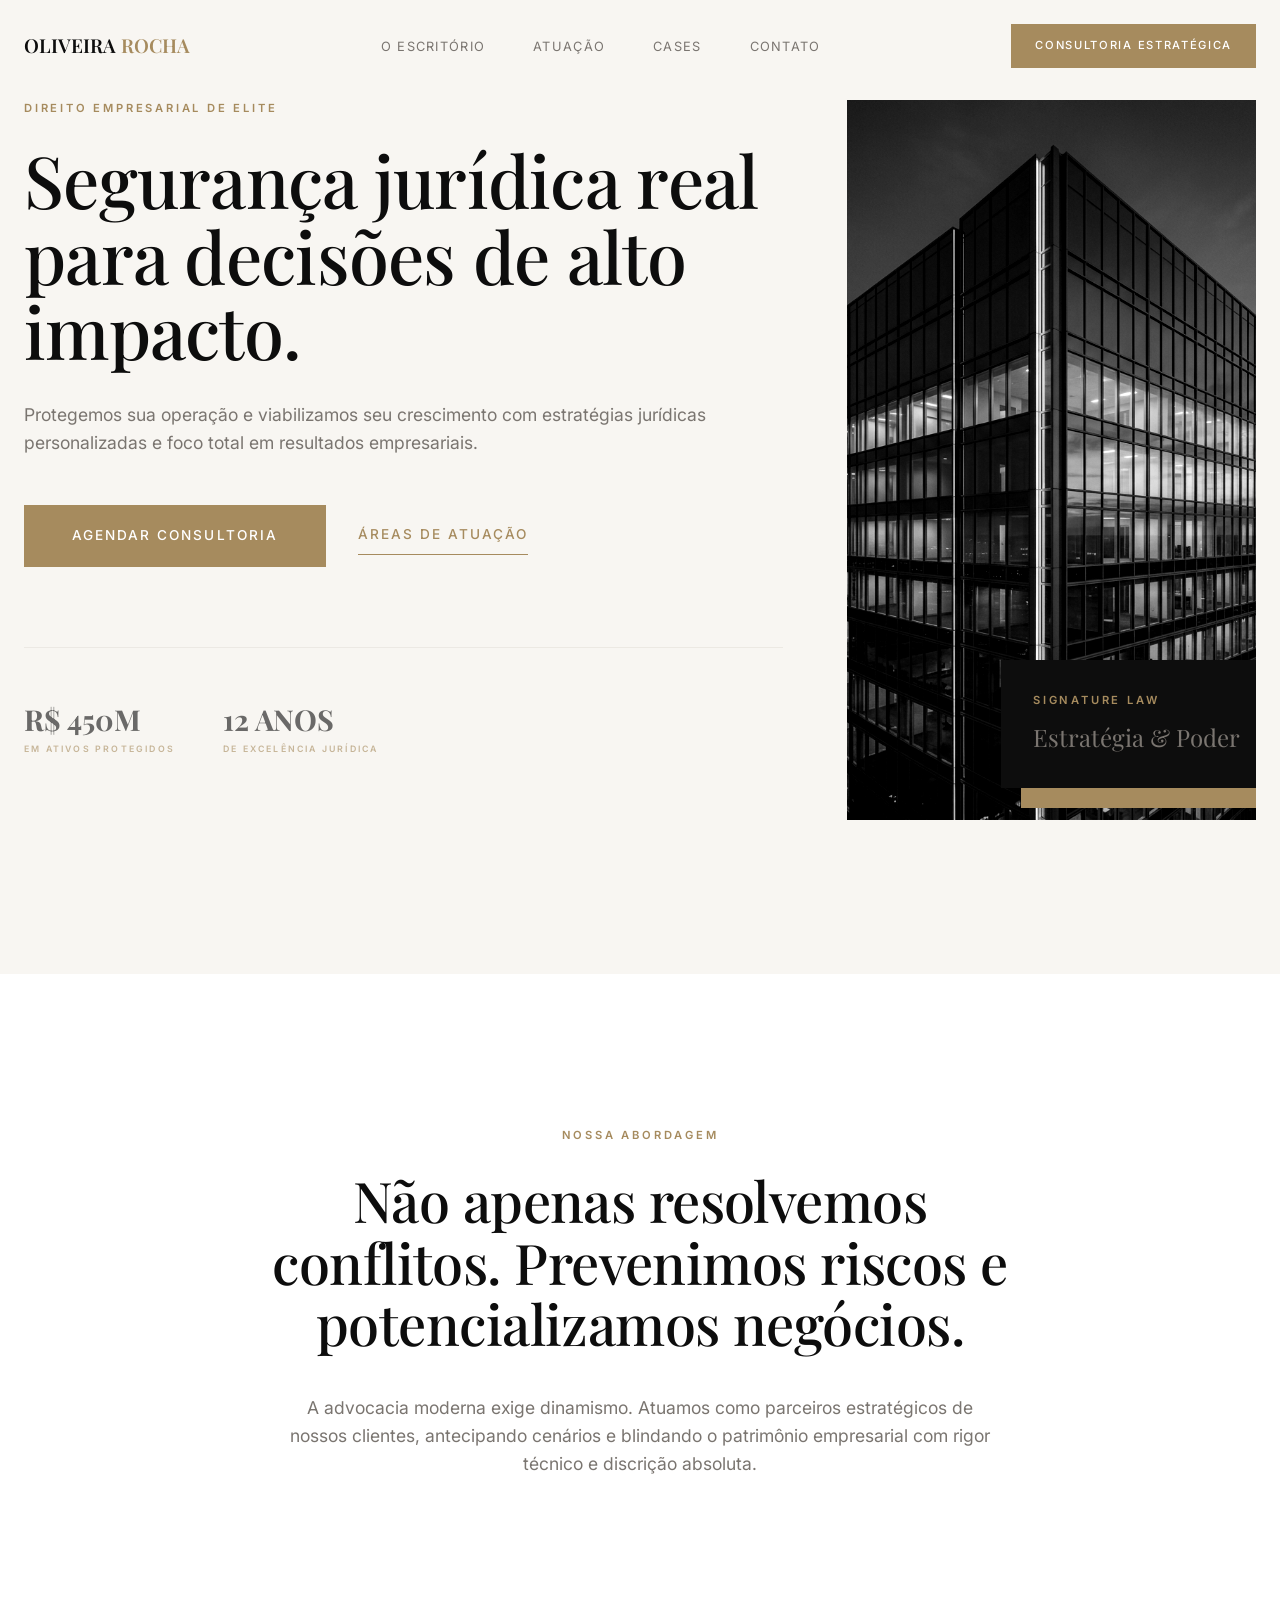
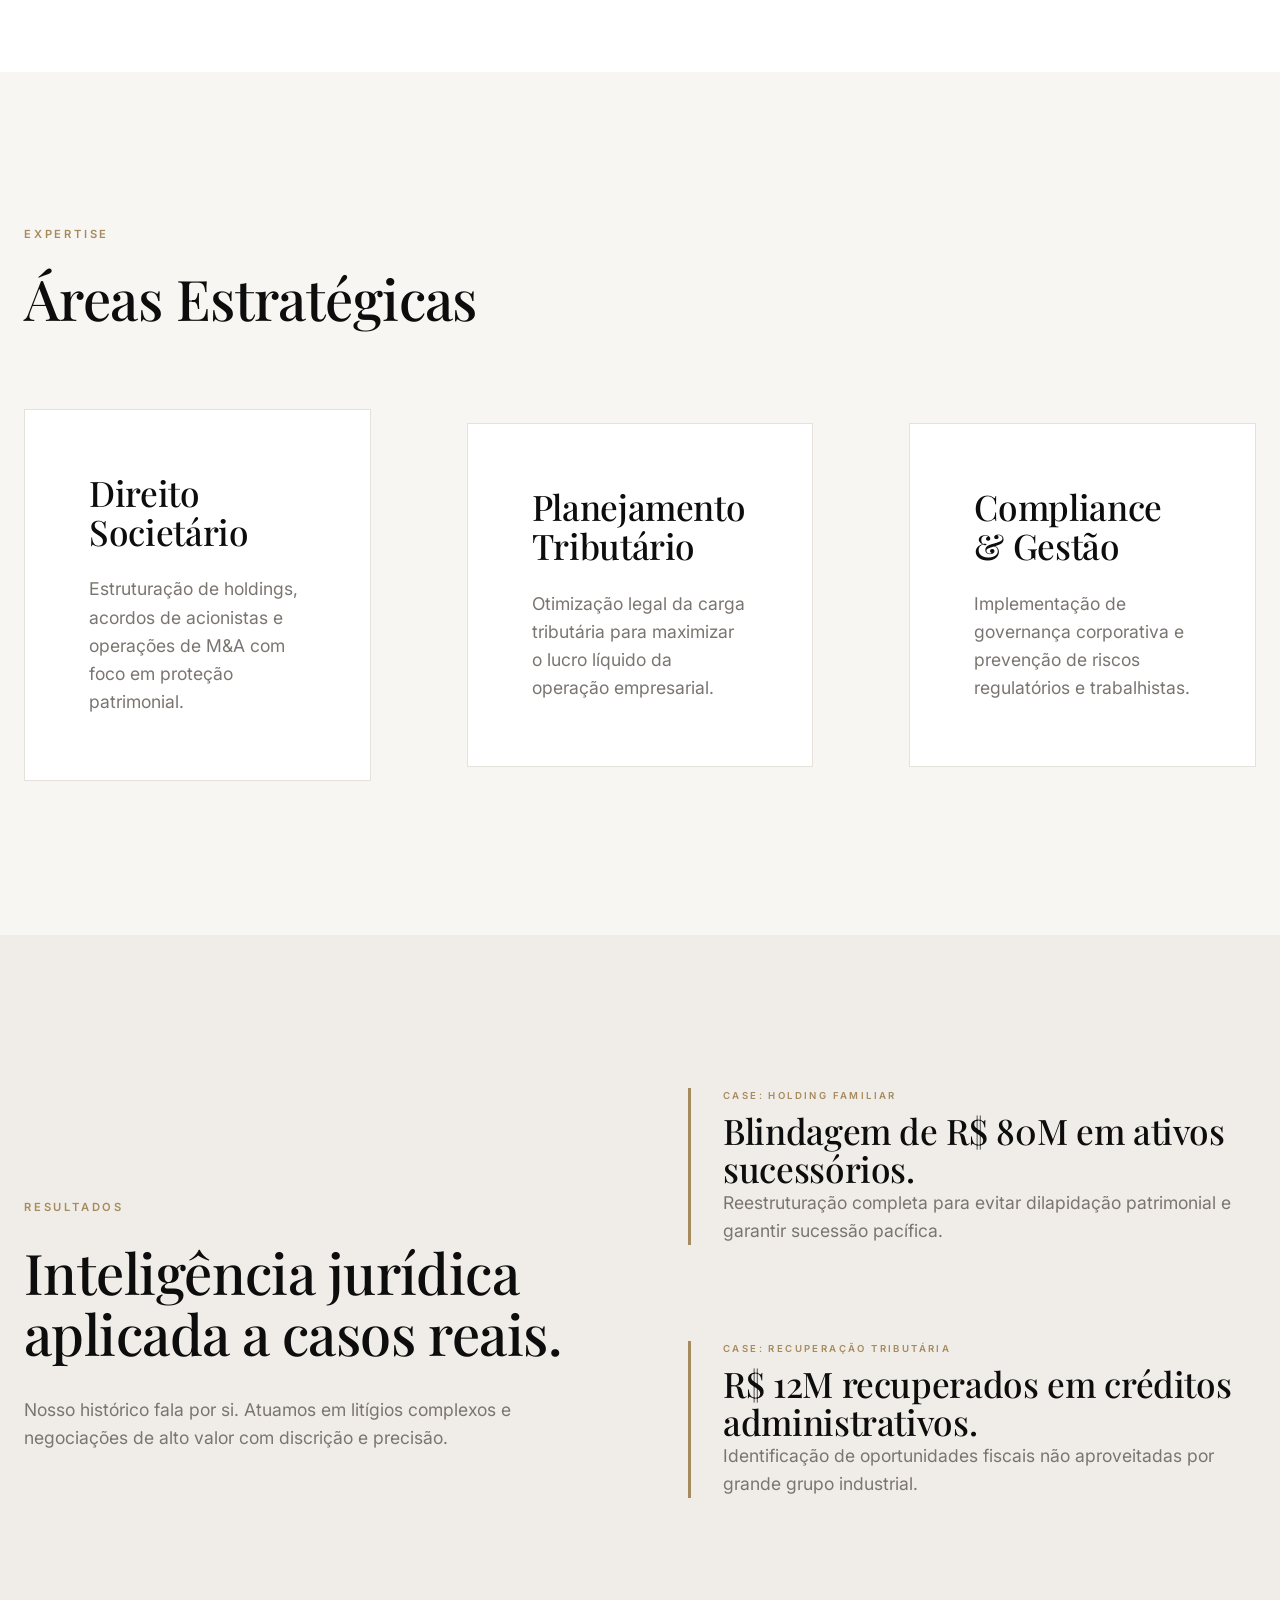
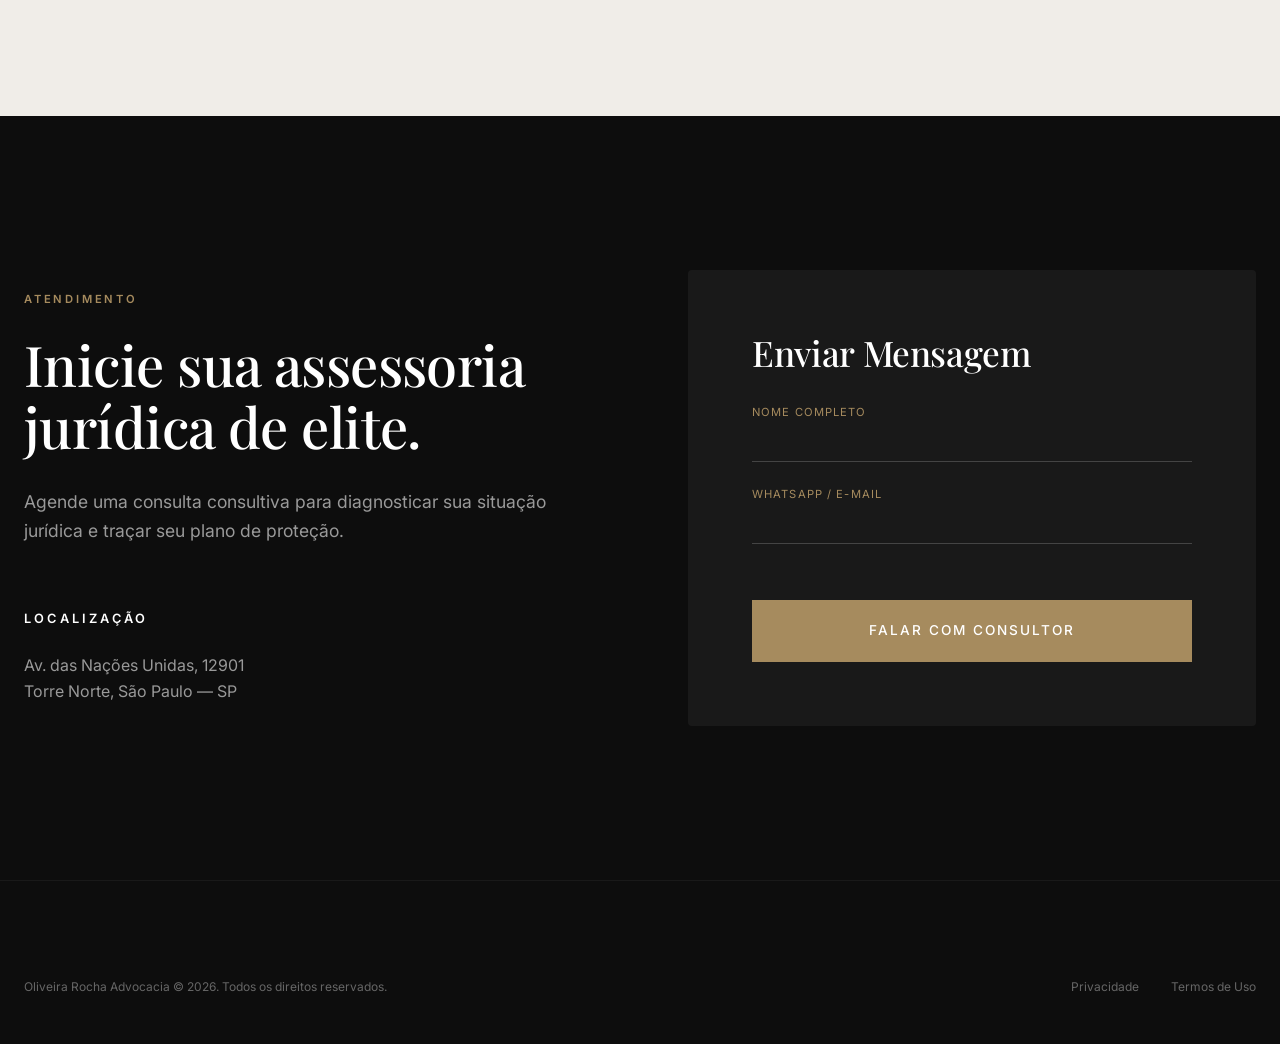
<file: demos/advogado case/index.html>
<!DOCTYPE html>
<html lang="pt-BR">
<head>
    <meta charset="UTF-8">
    <meta name="viewport" content="width=device-width, initial-scale=1.0">
    <title>Oliveira Rocha Advocacia | Direito Empresarial Estratégico</title>
    <meta name="description" content="Assessoria jurídica de elite para empresas e investidores. Segurança jurídica e estratégia para o seu crescimento.">
    
    <link rel="preconnect" href="https://fonts.googleapis.com">
    <link rel="preconnect" href="https://fonts.gstatic.com" crossorigin>
    
    <link rel="stylesheet" href="index.css">
</head>
<body>

    <header>
        <div class="container nav-wrapper">
            <a href="#" class="logo">OLIVEIRA <span>ROCHA</span></a>
            <nav>
                <ul>
                    <li><a href="#sobre">O Escritório</a></li>
                    <li><a href="#areas">Atuação</a></li>
                    <li><a href="#cases">Cases</a></li>
                    <li><a href="#contato">Contato</a></li>
                </ul>
            </nav>
            <a href="https://wa.me/556282420983" class="btn btn-primary" style="padding: 0.8rem 1.5rem; font-size: 0.7rem;">Consultoria Estratégica</a>
        </div>
    </header>

    <main>
        <!-- Hero Section -->
        <section class="section hero">
            <div class="container hero-grid">
                <div class="hero-content" data-reveal>
                    <span class="tag">Direito Empresarial de Elite</span>
                    <h1>Segurança jurídica real para decisões de alto impacto.</h1>
                    <p style="margin-top: 2rem;">Protegemos sua operação e viabilizamos seu crescimento com estratégias jurídicas personalizadas e foco total em resultados empresariais.</p>
                    
                    <div style="display: flex; gap: 2rem; align-items: center; margin-top: 3rem; flex-wrap: wrap;">
                        <a href="#contato" class="btn btn-primary">Agendar Consultoria</a>
                        <a href="#areas" class="btn btn-outline">Áreas de Atuação</a>
                    </div>

                    <div style="margin-top: 5rem; padding-top: 3rem; border-top: 1px solid var(--border); display: flex; gap: 3rem; opacity: 0.6;">
                        <div>
                            <strong style="display: block; font-size: 1.8rem; font-family: var(--font-display);">R$ 450M</strong>
                            <span class="tag" style="font-size: 0.55rem; margin: 0;">Em ativos protegidos</span>
                        </div>
                        <div>
                            <strong style="display: block; font-size: 1.8rem; font-family: var(--font-display);">12 ANOS</strong>
                            <span class="tag" style="font-size: 0.55rem; margin: 0;">De excelência jurídica</span>
                        </div>
                    </div>
                </div>

                <div class="hero-image-container" data-reveal style="transition-delay: 0.2s;">
                    <img src="assets/hero.png" alt="Escritório Jurídico de Luxo" loading="eager" decoding="async">
                    <div class="hero-badge">
                        <span class="tag" style="color: var(--accent); margin-bottom: 0.5rem;">Signature Law</span>
                        <p style="font-size: 1.5rem;">Estratégia & Poder</p>
                    </div>
                </div>
            </div>
        </section>

        <!-- Manifesto / Sobre -->
        <section id="sobre" class="section" style="background-color: white;">
            <div class="container" style="text-align: center; max-width: 800px;">
                <span class="tag" data-reveal>Nossa Abordagem</span>
                <h2 data-reveal>Não apenas resolvemos conflitos. Prevenimos riscos e potencializamos negócios.</h2>
                <p style="margin: 2.5rem auto;" data-reveal>A advocacia moderna exige dinamismo. Atuamos como parceiros estratégicos de nossos clientes, antecipando cenários e blindando o patrimônio empresarial com rigor técnico e discrição absoluta.</p>
            </div>
        </section>

        <!-- Áreas de Atuação -->
        <section id="areas" class="section">
            <div class="container">
                <div style="margin-bottom: 5rem;" data-reveal>
                    <span class="tag">Expertise</span>
                    <h2>Áreas Estratégicas</h2>
                </div>

                <div class="grid-editorial" style="grid-template-columns: repeat(auto-fit, minmax(300px, 1fr));">
                    <article class="area-card" data-reveal>
                        <h3>Direito Societário</h3>
                        <p style="margin-top: 1.5rem;">Estruturação de holdings, acordos de acionistas e operações de M&A com foco em proteção patrimonial.</p>
                    </article>
                    <article class="area-card" data-reveal style="transition-delay: 0.1s;">
                        <h3>Planejamento Tributário</h3>
                        <p style="margin-top: 1.5rem;">Otimização legal da carga tributária para maximizar o lucro líquido da operação empresarial.</p>
                    </article>
                    <article class="area-card" data-reveal style="transition-delay: 0.2s;">
                        <h3>Compliance & Gestão</h3>
                        <p style="margin-top: 1.5rem;">Implementação de governança corporativa e prevenção de riscos regulatórios e trabalhistas.</p>
                    </article>
                </div>
            </div>
        </section>

        <!-- Cases / Resultados -->
        <section id="cases" class="section" style="background-color: #f0ede8;">
            <div class="container grid-editorial">
                <div data-reveal>
                    <span class="tag">Resultados</span>
                    <h2>Inteligência jurídica aplicada a casos reais.</h2>
                    <p style="margin-top: 2rem;">Nosso histórico fala por si. Atuamos em litígios complexos e negociações de alto valor com discrição e precisão.</p>
                </div>
                
                <div style="display: flex; flex-direction: column; gap: 2rem;">
                    <div class="case-card" data-reveal>
                        <span class="tag" style="font-size: 0.6rem; margin-bottom: 0.5rem;">Case: Holding Familiar</span>
                        <h3>Blindagem de R$ 80M em ativos sucessórios.</h3>
                        <p>Reestruturação completa para evitar dilapidação patrimonial e garantir sucessão pacífica.</p>
                    </div>
                    <div class="case-card" data-reveal style="transition-delay: 0.2s;">
                        <span class="tag" style="font-size: 0.6rem; margin-bottom: 0.5rem;">Case: Recuperação Tributária</span>
                        <h3>R$ 12M recuperados em créditos administrativos.</h3>
                        <p>Identificação de oportunidades fiscais não aproveitadas por grande grupo industrial.</p>
                    </div>
                </div>
            </div>
        </section>

        <!-- Contato -->
        <section id="contato" class="section" style="background-color: var(--primary); color: white;">
            <div class="container grid-editorial">
                <div data-reveal>
                    <span class="tag" style="color: var(--accent);">Atendimento</span>
                    <h2 style="color: white;">Inicie sua assessoria jurídica de elite.</h2>
                    <p style="margin-top: 2rem; color: #999;">Agende uma consulta consultiva para diagnosticar sua situação jurídica e traçar seu plano de proteção.</p>
                    
                    <div style="margin-top: 4rem;">
                        <p style="color: white; font-size: 0.8rem;" class="tag">Localização</p>
                        <p style="color: #999; font-size: 1rem;">Av. das Nações Unidas, 12901<br>Torre Norte, São Paulo — SP</p>
                    </div>
                </div>

                <div data-reveal style="background: rgba(255,255,255,0.05); padding: 4rem; border-radius: 4px;">
                    <h3 style="color: white; margin-bottom: 2rem;">Enviar Mensagem</h3>
                    <div style="display: flex; flex-direction: column; gap: 1.5rem;">
                        <div style="display: flex; flex-direction: column; gap: 0.5rem;">
                            <label style="font-size: 0.7rem; text-transform: uppercase; letter-spacing: 0.1em; color: var(--accent);">Nome Completo</label>
                            <input type="text" style="background: transparent; border: none; border-bottom: 1px solid #444; color: white; padding: 0.5rem 0; outline: none;">
                        </div>
                        <div style="display: flex; flex-direction: column; gap: 0.5rem;">
                            <label style="font-size: 0.7rem; text-transform: uppercase; letter-spacing: 0.1em; color: var(--accent);">WhatsApp / E-mail</label>
                            <input type="text" style="background: transparent; border: none; border-bottom: 1px solid #444; color: white; padding: 0.5rem 0; outline: none;">
                        </div>
                        <a href="https://wa.me/556282420983" class="btn btn-primary" style="margin-top: 2rem;">Falar com Consultor</a>
                    </div>
                </div>
            </div>
        </section>
    </main>

    <footer style="border-top: 1px solid rgba(255,255,255,0.05);">
        <div class="container">
            <div style="display: flex; justify-content: space-between; align-items: center; flex-wrap: wrap; gap: 2rem;">
                <p style="font-size: 0.75rem; color: #666;">Oliveira Rocha Advocacia © 2026. Todos os direitos reservados.</p>
                <div style="display: flex; gap: 2rem;">
                    <a href="#" style="color: #666; font-size: 0.75rem; text-decoration: none;">Privacidade</a>
                    <a href="#" style="color: #666; font-size: 0.75rem; text-decoration: none;">Termos de Uso</a>
                </div>
            </div>
        </div>
    </footer>

    <script>
        // Reveal Logic
        const observer = new IntersectionObserver((entries) => {
            entries.forEach(entry => {
                if (entry.isIntersecting) {
                    entry.target.classList.add('visible');
                }
            });
        }, { threshold: 0.1 });

        document.querySelectorAll('[data-reveal]').forEach(el => observer.observe(el));

        // Header Effect
        window.addEventListener('scroll', () => {
            const header = document.querySelector('header');
            if (window.scrollY > 50) {
                header.style.background = 'rgba(248, 246, 242, 0.95)';
                header.style.backdropFilter = 'blur(10px)';
                header.style.borderBottom = '1px solid rgba(166, 139, 94, 0.1)';
            } else {
                header.style.background = 'transparent';
                header.style.backdropFilter = 'none';
                header.style.borderBottom = 'none';
            }
        });
    </script>
</body>
</html>
</file>
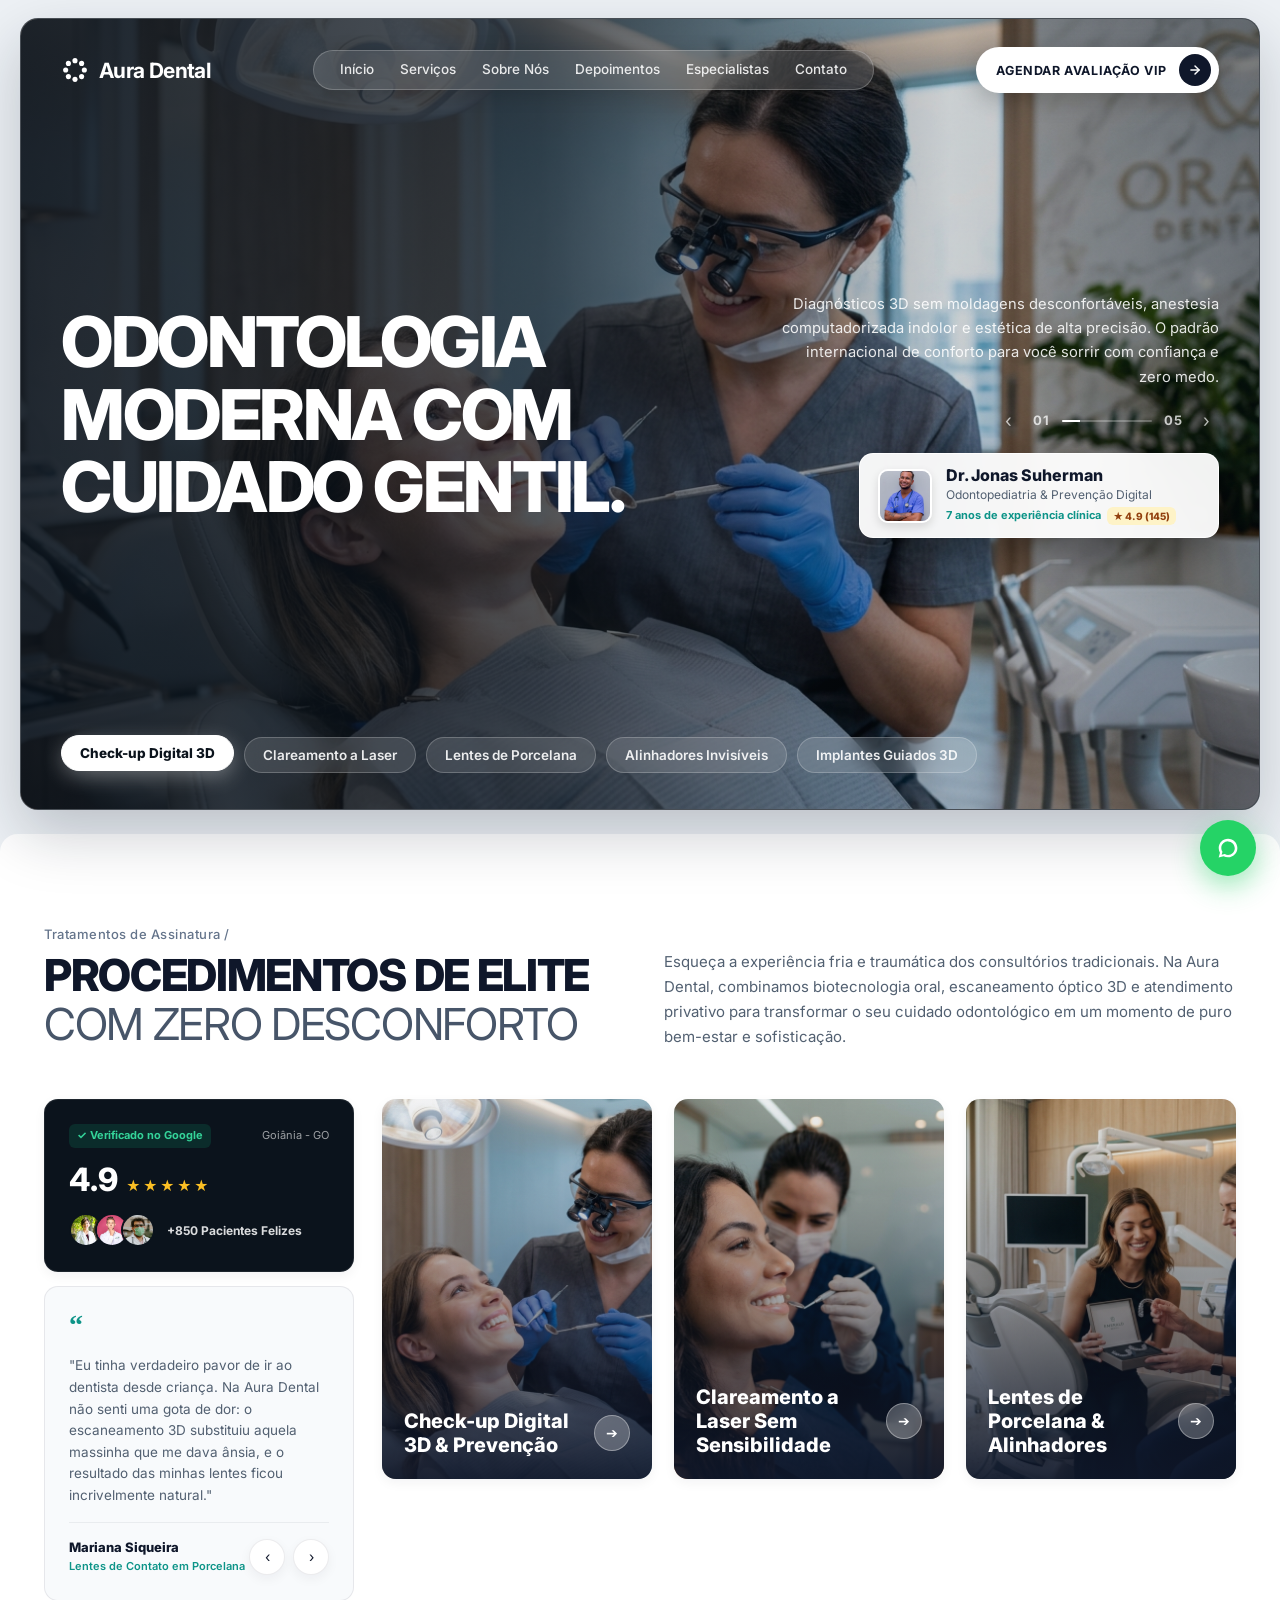
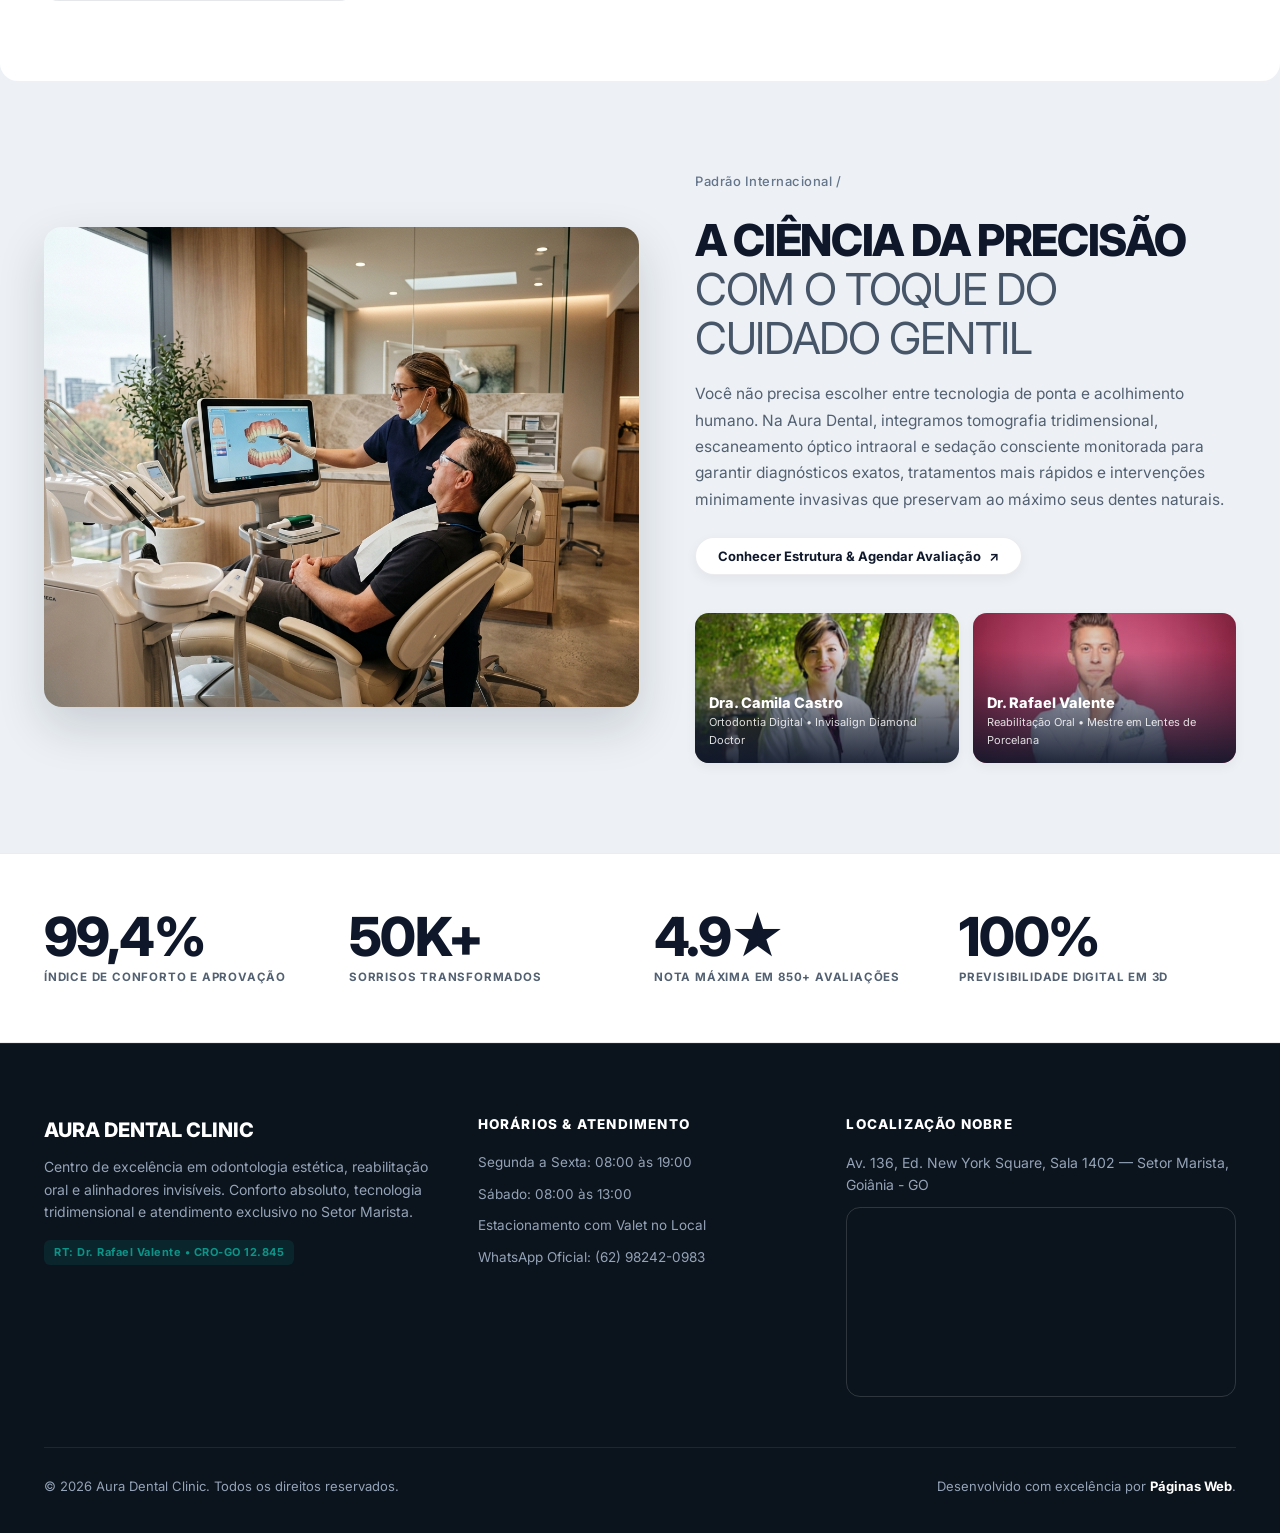
<file: demos/aura-dental/index.html>
<!DOCTYPE html>
<html lang="pt-BR">
<head>
  <meta charset="UTF-8" />
  <meta name="viewport" content="width=device-width, initial-scale=1.0" />
  <title>Aura Dental Clinic • Odontologia Moderna com Cuidado Gentil</title>
  <meta name="description" content="Odontologia digital de alta precisão em Goiânia. Escaneamento 3D sem moldagens desconfortáveis, anestesia indolor e estética facial com conforto absoluto. Agende sua avaliação VIP." />

  <!-- Fontshare: General Sans (Exata Tipografia Neo-Grotesque da Referência) + Inter Fallback -->
  <link rel="preconnect" href="https://api.fontshare.com" />
  <link rel="preconnect" href="https://fonts.googleapis.com" />
  <link rel="preconnect" href="https://fonts.gstatic.com" crossorigin />
  <link href="https://api.fontshare.com/v2/css?f[]=general-sans@400,500,600,700,800&display=swap" rel="stylesheet" />
  <link href="https://fonts.googleapis.com/css2?family=Inter:wght@400;500;600;700;800;900&display=swap" rel="stylesheet" />

  <style>
    /* ==========================================================================
       RESET & ROOT TOKENS (SWISS NEO-GROTESQUE DENTAL TYPOGRAPHY)
       ========================================================================== */
    *, *::before, *::after {
      box-sizing: border-box;
      margin: 0;
      padding: 0;
    }

    :root {
      /* Tipografia Idêntica ao Benchmark do Pinterest (General Sans / Inter) */
      --font-display: 'General Sans', 'Inter', -apple-system, BlinkMacSystemFont, 'Segoe UI', Roboto, sans-serif;
      --font-body: 'General Sans', 'Inter', -apple-system, BlinkMacSystemFont, 'Segoe UI', Roboto, sans-serif;

      --bg-page: #EDF1F5;
      --bg-card: #FFFFFF;
      --bg-card-dark: #0B131C;
      --text-main: #0F172A;
      --text-muted: #526071;
      --text-subtle: #8A99AD;
      --text-light: #F8FAFC;

      --primary-teal: #0D9488;
      --primary-teal-hover: #0F766E;
      --primary-teal-soft: rgba(13, 148, 136, 0.08);

      --border-subtle: rgba(15, 23, 42, 0.08);
      --border-light: rgba(255, 255, 255, 0.20);

      /* Menos Redondo: Radii sóbrios e aristocráticos */
      --radius-xs: 6px;
      --radius-sm: 10px;
      --radius-md: 14px;
      --radius-lg: 18px;
      --radius-pill: 9999px;

      --shadow-sm: 0 4px 12px rgba(15, 23, 42, 0.05);
      --shadow-md: 0 12px 28px rgba(15, 23, 42, 0.08);
      --shadow-lg: 0 20px 48px rgba(15, 23, 42, 0.16);

      --transition-fast: 0.2s ease;
      --transition-smooth: 0.4s cubic-bezier(0.16, 1, 0.3, 1);
    }

    html {
      scroll-behavior: smooth;
      font-size: 16px;
    }

    body {
      font-family: var(--font-body);
      background-color: var(--bg-page);
      color: var(--text-main);
      line-height: 1.6;
      overflow-x: hidden;
      -webkit-font-smoothing: antialiased;
    }

    .container {
      width: 100%;
      max-width: 1240px;
      margin-left: auto;
      margin-right: auto;
      padding-left: 24px;
      padding-right: 24px;
    }

    a {
      color: inherit;
      text-decoration: none;
    }

    button {
      font-family: inherit;
      cursor: pointer;
      border: none;
      outline: none;
      background: none;
    }

    img {
      max-width: 100%;
      height: auto;
      display: block;
    }

    /* ==========================================================================
       HERO CANVAS SECTION (INTEIRIÇO COM NAVBAR INTERNA E SLIDE DINÂMICO)
       ========================================================================== */
    .hero-outer-wrapper {
      padding: 18px 20px 0;
      width: 100%;
      max-width: 1380px;
      margin: 0 auto;
    }

    @media (max-width: 768px) {
      .hero-outer-wrapper {
        padding: 10px 12px 0;
      }
    }

    .hero-canvas {
      position: relative;
      width: 100%;
      min-height: 88vh;
      border-radius: var(--radius-lg);
      overflow: hidden;
      display: flex;
      flex-direction: column;
      justify-content: space-between;
      padding: 28px 40px 36px;
      box-shadow: 0 24px 60px rgba(15, 23, 42, 0.22);
      border: 1px solid rgba(255, 255, 255, 0.25);
      background: #0B131C;
    }

    @media (max-width: 900px) {
      .hero-canvas {
        padding: 20px 24px 28px;
        min-height: 92vh;
      }
    }

    /* Slides de Fundo com Transição Suave */
    .hero-slides-track {
      position: absolute;
      inset: 0;
      width: 100%;
      height: 100%;
      z-index: 0;
      pointer-events: none;
    }

    .hero-slide-layer {
      position: absolute;
      inset: 0;
      width: 100%;
      height: 100%;
      background-size: cover;
      background-position: center right;
      opacity: 0;
      transform: scale(1.03);
      transition: opacity 0.7s cubic-bezier(0.16, 1, 0.3, 1), transform 0.9s cubic-bezier(0.16, 1, 0.3, 1);
    }

    .hero-slide-layer.active {
      opacity: 1;
      transform: scale(1);
    }

    /* Overlay de Contraste Fiel ao Pinterest */
    .hero-gradient-overlay {
      position: absolute;
      inset: 0;
      background: linear-gradient(
        90deg,
        rgba(11, 19, 28, 0.88) 0%,
        rgba(11, 19, 28, 0.72) 42%,
        rgba(11, 19, 28, 0.20) 75%,
        rgba(11, 19, 28, 0.35) 100%
      );
      z-index: 1;
      pointer-events: none;
    }

    @media (max-width: 900px) {
      .hero-gradient-overlay {
        background: linear-gradient(
          to bottom,
          rgba(11, 19, 28, 0.85) 0%,
          rgba(11, 19, 28, 0.65) 50%,
          rgba(11, 19, 28, 0.92) 100%
        );
      }
    }

    /* ==========================================================================
       NAVBAR INTEGRADA NO TOPO DO HERO
       ========================================================================== */
    .hero-navbar-inner {
      position: relative;
      z-index: 10;
      display: flex;
      align-items: center;
      justify-content: space-between;
      gap: 20px;
    }

    /* Logo Minimalista Fiel ao Pinterest ("Dental" / "Aura Dental") */
    .hero-brand {
      display: flex;
      align-items: center;
      gap: 10px;
      color: #FFFFFF;
      transition: var(--transition-fast);
    }

    .hero-brand:hover {
      opacity: 0.92;
    }

    .brand-emblem-svg {
      width: 28px;
      height: 28px;
      flex-shrink: 0;
      color: #FFFFFF;
    }

    .brand-title-main {
      font-family: var(--font-display);
      font-size: 21px;
      font-weight: 700;
      letter-spacing: -0.03em;
      line-height: 1;
      color: #FFFFFF;
    }

    /* Menu Central em Cápsula de Vidro Fosco */
    .hero-nav-pill {
      display: none;
      align-items: center;
      gap: 26px;
      background: rgba(255, 255, 255, 0.12);
      backdrop-filter: blur(18px);
      -webkit-backdrop-filter: blur(18px);
      border: 1px solid rgba(255, 255, 255, 0.22);
      padding: 8px 26px;
      border-radius: var(--radius-pill);
      box-shadow: 0 4px 20px rgba(0, 0, 0, 0.15);
    }

    @media (min-width: 960px) {
      .hero-nav-pill {
        display: flex;
      }
    }

    .hero-nav-link {
      font-family: var(--font-display);
      font-size: 13.5px;
      font-weight: 500;
      color: rgba(255, 255, 255, 0.88);
      transition: var(--transition-fast);
    }

    .hero-nav-link:hover {
      color: #FFFFFF;
      transform: translateY(-1px);
    }

    /* Botão CTA da Navbar "BOOK A CALL ->" */
    .hero-nav-cta {
      display: inline-flex;
      align-items: center;
      gap: 12px;
      background: #FFFFFF;
      color: #0F172A;
      font-family: var(--font-display);
      font-size: 12.5px;
      font-weight: 700;
      letter-spacing: 0.6px;
      text-transform: uppercase;
      padding: 7px 8px 7px 20px;
      border-radius: var(--radius-pill);
      box-shadow: 0 6px 24px rgba(0, 0, 0, 0.22);
      transition: var(--transition-smooth);
    }

    .hero-nav-cta:hover {
      transform: translateY(-2px);
      box-shadow: 0 10px 30px rgba(0, 0, 0, 0.32);
      background: #F8FAFC;
    }

    .cta-arrow-circle {
      width: 32px;
      height: 32px;
      border-radius: 50%;
      background: #0F172A;
      color: #FFFFFF;
      display: flex;
      align-items: center;
      justify-content: center;
      transition: var(--transition-fast);
    }

    .hero-nav-cta:hover .cta-arrow-circle {
      background: var(--primary-teal);
      transform: translateX(3px);
    }

    /* ==========================================================================
       CORPO CENTRAL DO HERO (HEADLINE + PARÁGRAFO + SLIDER ESPECIALISTA)
       ========================================================================== */
    .hero-middle-body {
      position: relative;
      z-index: 5;
      display: grid;
      grid-template-columns: 1.25fr 1fr;
      gap: 40px;
      align-items: center;
      margin: 40px 0 30px;
    }

    @media (max-width: 960px) {
      .hero-middle-body {
        grid-template-columns: 1fr;
        gap: 24px;
        margin: 30px 0 24px;
      }
    }

    /* Tipografia Fiel ao Pinterest (General Sans 800 All-Caps Monumental) */
    .hero-main-title {
      font-family: var(--font-display);
      font-size: clamp(38px, 5.6vw, 70px);
      font-weight: 800;
      line-height: 1.04;
      letter-spacing: -0.035em;
      color: #FFFFFF;
      text-transform: uppercase;
    }

    .hero-right-meta {
      display: flex;
      flex-direction: column;
      align-items: flex-end;
      gap: 20px;
    }

    @media (max-width: 960px) {
      .hero-right-meta {
        align-items: flex-start;
      }
    }

    .hero-lead-text {
      font-size: clamp(14px, 1.15vw, 16px);
      color: rgba(255, 255, 255, 0.88);
      line-height: 1.65;
      max-width: 440px;
      text-align: right;
      transition: opacity 0.3s ease;
    }

    @media (max-width: 960px) {
      .hero-lead-text {
        text-align: left;
        max-width: 100%;
      }
    }

    /* Controles do Slider: < 01 ─── 05 > */
    .hero-slider-indicator-bar {
      display: flex;
      align-items: center;
      gap: 12px;
      color: rgba(255, 255, 255, 0.75);
      font-family: var(--font-display);
      font-size: 13px;
      font-weight: 700;
      letter-spacing: 1px;
    }

    .btn-hero-arrow {
      color: rgba(255, 255, 255, 0.7);
      font-size: 18px;
      width: 24px;
      height: 24px;
      display: flex;
      align-items: center;
      justify-content: center;
      transition: var(--transition-fast);
      line-height: 1;
    }

    .btn-hero-arrow:hover {
      color: #FFFFFF;
      transform: scale(1.15);
    }

    .slider-track-line {
      width: 90px;
      height: 2px;
      background: rgba(255, 255, 255, 0.25);
      position: relative;
      overflow: hidden;
      border-radius: 1px;
    }

    .slider-fill-line {
      position: absolute;
      top: 0;
      left: 0;
      height: 100%;
      width: 20%;
      background: #FFFFFF;
      transition: width 0.4s ease;
    }

    /* Card de Especialista (Menos Redondo: 14px) */
    .hero-doctor-badge-card {
      background: rgba(255, 255, 255, 0.95);
      backdrop-filter: blur(20px);
      -webkit-backdrop-filter: blur(20px);
      border-radius: var(--radius-md);
      padding: 12px 18px;
      display: flex;
      align-items: center;
      gap: 14px;
      box-shadow: 0 16px 36px rgba(0, 0, 0, 0.35);
      border: 1px solid rgba(255, 255, 255, 0.9);
      width: 100%;
      max-width: 360px;
      transition: transform 0.3s ease;
    }

    .hero-doctor-badge-card:hover {
      transform: translateY(-2px);
    }

    .doctor-thumb-box {
      width: 54px;
      height: 54px;
      border-radius: var(--radius-sm);
      overflow: hidden;
      flex-shrink: 0;
      border: 2px solid #FFFFFF;
      box-shadow: 0 4px 10px rgba(0, 0, 0, 0.12);
    }

    .doctor-thumb-img {
      width: 100%;
      height: 100%;
      object-fit: cover;
      transition: opacity 0.3s ease;
    }

    .doctor-info-box {
      display: flex;
      flex-direction: column;
    }

    .doctor-card-name {
      font-family: var(--font-display);
      font-size: 16px;
      font-weight: 800;
      color: var(--text-main);
      line-height: 1.2;
    }

    .doctor-card-role {
      font-size: 12px;
      color: var(--text-muted);
      margin-bottom: 3px;
    }

    .doctor-card-rating {
      font-size: 11px;
      font-weight: 700;
      color: var(--primary-teal);
      display: flex;
      align-items: center;
      gap: 6px;
    }

    .rating-star-badge {
      background: #FEF3C7;
      color: #92400E;
      padding: 1px 6px;
      border-radius: var(--radius-xs);
      font-size: 10px;
      font-weight: 800;
    }

    /* ==========================================================================
       RODAPÉ DO HERO: BOTÕES DE SLIDE / CATEGORIAS (MUDAM O FUNDO)
       ========================================================================== */
    .hero-bottom-controls {
      position: relative;
      z-index: 5;
      display: flex;
      align-items: center;
      flex-wrap: wrap;
      gap: 10px;
      padding-top: 10px;
    }

    .hero-slide-btn {
      font-family: var(--font-display);
      font-size: 13.5px;
      font-weight: 600;
      color: rgba(255, 255, 255, 0.9);
      background: rgba(255, 255, 255, 0.12);
      backdrop-filter: blur(12px);
      -webkit-backdrop-filter: blur(12px);
      border: 1px solid rgba(255, 255, 255, 0.22);
      padding: 9px 18px;
      border-radius: var(--radius-pill);
      transition: var(--transition-smooth);
    }

    .hero-slide-btn:hover {
      background: rgba(255, 255, 255, 0.25);
      color: #FFFFFF;
      transform: translateY(-2px);
    }

    .hero-slide-btn.active {
      background: #FFFFFF;
      color: #0B131C;
      border-color: #FFFFFF;
      box-shadow: 0 6px 20px rgba(255, 255, 255, 0.3);
      font-weight: 800;
      transform: translateY(-2px);
    }

    /* ==========================================================================
       SECTION 2: SIGNATURE DENTAL SERVICES (LAYOUT DO PINTEREST)
       ========================================================================== */
    .section-services {
      padding: 90px 0 80px;
      background: #FFFFFF;
      margin-top: 24px;
      border-radius: var(--radius-lg);
    }

    .services-header-split {
      display: grid;
      grid-template-columns: 1fr 1fr;
      gap: 48px;
      align-items: end;
      margin-bottom: 50px;
    }

    @media (max-width: 850px) {
      .services-header-split {
        grid-template-columns: 1fr;
        gap: 18px;
        margin-bottom: 36px;
      }
    }

    .service-eyebrow {
      font-family: var(--font-display);
      font-size: 13px;
      font-weight: 500;
      letter-spacing: 0.5px;
      color: #64748B;
      margin-bottom: 6px;
      display: block;
    }

    .service-main-headline {
      font-family: var(--font-display);
      font-size: clamp(28px, 3.8vw, 44px);
      line-height: 1.12;
      letter-spacing: -0.03em;
      text-transform: uppercase;
    }

    .service-main-headline .bold-text {
      font-weight: 800;
      color: #0F172A;
    }

    .service-main-headline .light-text {
      font-weight: 400;
      color: #475569;
    }

    .service-lead-paragraph {
      font-size: 15px;
      color: var(--text-muted);
      line-height: 1.65;
    }

    /* Grid com Social Proof Lateral + 3 Cards Fotográficos */
    .services-main-row {
      display: grid;
      grid-template-columns: 310px 1fr;
      gap: 28px;
      align-items: stretch;
    }

    @media (max-width: 1040px) {
      .services-main-row {
        grid-template-columns: 1fr;
      }
    }

    /* ==========================================================================
       CARD DE AVALIAÇÕES ASSIMÉTRICO (DIVIDIDO EM 2 BLOCOS ESTRUTURAIS)
       ========================================================================== */
    .asymmetric-reviews-card {
      display: flex;
      flex-direction: column;
      gap: 14px;
      height: 100%;
    }

    /* Bloco Superior: Selo & Métricas */
    .reviews-metric-block {
      background: #0B131C;
      color: #FFFFFF;
      border-radius: var(--radius-md);
      padding: 24px;
      display: flex;
      flex-direction: column;
      gap: 16px;
      box-shadow: var(--shadow-sm);
      border: 1px solid rgba(255, 255, 255, 0.08);
    }

    .metric-badge-header {
      display: flex;
      align-items: center;
      justify-content: space-between;
    }

    .google-verified-tag {
      display: inline-flex;
      align-items: center;
      gap: 6px;
      font-family: var(--font-display);
      font-size: 11px;
      font-weight: 700;
      color: #34D399;
      background: rgba(16, 185, 129, 0.15);
      padding: 3px 8px;
      border-radius: var(--radius-xs);
    }

    .metric-score-display {
      display: flex;
      align-items: baseline;
      gap: 8px;
    }

    .metric-score-number {
      font-family: var(--font-display);
      font-size: 32px;
      font-weight: 800;
      color: #FFFFFF;
      line-height: 1;
    }

    .metric-score-stars {
      color: #FBBF24;
      font-size: 14px;
      letter-spacing: 2px;
    }

    .metric-avatars-cluster {
      display: flex;
      align-items: center;
      gap: 12px;
    }

    .avatars-group {
      display: flex;
    }

    .avatar-circle-img {
      width: 34px;
      height: 34px;
      border-radius: 50%;
      border: 2px solid #0B131C;
      margin-left: -8px;
      object-fit: cover;
    }

    .avatar-circle-img:first-child {
      margin-left: 0;
    }

    .avatars-count-text {
      font-family: var(--font-display);
      font-size: 12px;
      font-weight: 700;
      color: rgba(255, 255, 255, 0.85);
    }

    /* Bloco Inferior: Depoimento Rotativo & Setas */
    .reviews-quote-block {
      background: #F8FAFC;
      border: 1px solid var(--border-subtle);
      border-radius: var(--radius-md);
      padding: 24px;
      display: flex;
      flex-direction: column;
      justify-content: space-between;
      gap: 16px;
      flex-grow: 1;
    }

    .quote-icon-mark {
      color: var(--primary-teal);
      font-size: 28px;
      font-weight: 900;
      line-height: 1;
      font-family: serif;
    }

    .quote-statement {
      font-size: 13.5px;
      color: var(--text-muted);
      line-height: 1.6;
      transition: opacity 0.25s ease;
      min-height: 70px;
    }

    .quote-author-row {
      display: flex;
      align-items: center;
      justify-content: space-between;
      border-top: 1px solid rgba(15, 23, 42, 0.06);
      padding-top: 14px;
    }

    .quote-author-info {
      display: flex;
      flex-direction: column;
    }

    .quote-author-name {
      font-family: var(--font-display);
      font-size: 13px;
      font-weight: 800;
      color: var(--text-main);
    }

    .quote-author-tag {
      font-size: 11px;
      color: var(--primary-teal);
      font-weight: 600;
    }

    .arrows-round-row {
      display: flex;
      gap: 8px;
    }

    .btn-round-nav {
      width: 36px;
      height: 36px;
      border-radius: 50%;
      background: #FFFFFF;
      border: 1px solid var(--border-subtle);
      color: var(--text-main);
      display: flex;
      align-items: center;
      justify-content: center;
      transition: var(--transition-fast);
      box-shadow: var(--shadow-sm);
      font-size: 14px;
    }

    .btn-round-nav:hover {
      background: #0F172A;
      color: #FFFFFF;
      border-color: #0F172A;
      transform: scale(1.05);
    }

    /* 3 Cards de Serviços (Menos Redondo: 14px) */
    .services-cards-grid {
      display: grid;
      grid-template-columns: repeat(3, 1fr);
      gap: 22px;
    }

    @media (max-width: 768px) {
      .services-cards-grid {
        grid-template-columns: 1fr;
      }
    }

    .service-interactive-card {
      position: relative;
      height: 380px;
      border-radius: var(--radius-md);
      overflow: hidden;
      cursor: pointer;
      box-shadow: var(--shadow-sm);
      transition: var(--transition-smooth);
    }

    .service-interactive-card:hover {
      transform: translateY(-5px);
      box-shadow: var(--shadow-lg);
    }

    .service-card-photo {
      position: absolute;
      inset: 0;
      width: 100%;
      height: 100%;
      object-fit: cover;
      transition: transform 0.6s ease;
    }

    .service-interactive-card:hover .service-card-photo {
      transform: scale(1.05);
    }

    .service-photo-shade {
      position: absolute;
      inset: 0;
      background: linear-gradient(
        to bottom,
        rgba(15, 23, 42, 0.05) 0%,
        rgba(15, 23, 42, 0.40) 55%,
        rgba(15, 23, 42, 0.92) 100%
      );
      z-index: 1;
    }

    .service-card-caption {
      position: absolute;
      bottom: 0;
      left: 0;
      width: 100%;
      padding: 22px;
      z-index: 2;
      display: flex;
      align-items: center;
      justify-content: space-between;
      gap: 12px;
    }

    .service-caption-title {
      font-family: var(--font-display);
      font-size: 20px;
      font-weight: 800;
      color: #FFFFFF;
      line-height: 1.2;
    }

    .service-btn-arrow-pill {
      width: 36px;
      height: 36px;
      border-radius: 50%;
      background: rgba(255, 255, 255, 0.25);
      backdrop-filter: blur(8px);
      -webkit-backdrop-filter: blur(8px);
      color: #FFFFFF;
      display: flex;
      align-items: center;
      justify-content: center;
      flex-shrink: 0;
      transition: var(--transition-fast);
      border: 1px solid rgba(255, 255, 255, 0.35);
      font-size: 14px;
    }

    .service-interactive-card:hover .service-btn-arrow-pill {
      background: #FFFFFF;
      color: #0F172A;
      transform: translateX(4px);
    }

    /* ==========================================================================
       SECTION 3: EXCELLENCE & TECHNOLOGY (ABOUT DENTAL - SEM BADGES DE IA)
       ========================================================================== */
    .section-about {
      padding: 90px 0;
      background: #EDF1F5;
    }

    .about-two-columns {
      display: grid;
      grid-template-columns: 1.1fr 1fr;
      gap: 56px;
      align-items: center;
    }

    @media (max-width: 960px) {
      .about-two-columns {
        grid-template-columns: 1fr;
        gap: 36px;
      }
    }

    .about-photo-wrapper {
      position: relative;
    }

    /* Foto Clínica Limpa e Realista (Sem Badges Flutuantes Artificiais de IA) */
    .about-main-image {
      width: 100%;
      height: 480px;
      object-fit: cover;
      border-radius: var(--radius-lg);
      box-shadow: var(--shadow-lg);
    }

    .about-details-col {
      display: flex;
      flex-direction: column;
      gap: 18px;
    }

    .about-paragraph {
      font-size: 15.5px;
      color: var(--text-muted);
      line-height: 1.7;
    }

    .btn-read-more-tag {
      align-self: flex-start;
      display: inline-flex;
      align-items: center;
      gap: 8px;
      border: 1px solid var(--border-subtle);
      padding: 10px 22px;
      border-radius: var(--radius-pill);
      font-family: var(--font-display);
      font-size: 13px;
      font-weight: 700;
      color: var(--text-main);
      background: #FFFFFF;
      box-shadow: var(--shadow-sm);
      transition: var(--transition-fast);
      margin-top: 6px;
    }

    .btn-read-more-tag:hover {
      background: #0F172A;
      color: #FFFFFF;
      border-color: #0F172A;
    }

    /* Mini Especialistas (Layout Pinterest com Fotos Locais) */
    .about-mini-team-grid {
      display: grid;
      grid-template-columns: 1fr 1fr;
      gap: 14px;
      margin-top: 20px;
    }

    @media (max-width: 600px) {
      .about-mini-team-grid {
        grid-template-columns: 1fr;
      }
    }

    .about-mini-doc-card {
      position: relative;
      height: 150px;
      border-radius: var(--radius-md);
      overflow: hidden;
      box-shadow: var(--shadow-sm);
    }

    .about-mini-doc-img {
      width: 100%;
      height: 100%;
      object-fit: cover;
    }

    .about-mini-doc-overlay {
      position: absolute;
      inset: 0;
      background: linear-gradient(to top, rgba(15, 23, 42, 0.92) 0%, rgba(15, 23, 42, 0.15) 75%);
      padding: 14px;
      display: flex;
      flex-direction: column;
      justify-content: flex-end;
      color: #FFFFFF;
    }

    .about-mini-doc-name {
      font-family: var(--font-display);
      font-size: 14.5px;
      font-weight: 800;
    }

    .about-mini-doc-spec {
      font-size: 11px;
      color: rgba(255, 255, 255, 0.85);
    }

    /* ==========================================================================
       SECTION 4: BIG METRICS STATS ROW
       ========================================================================== */
    .section-stats {
      padding: 56px 0;
      background: #FFFFFF;
      border-top: 1px solid var(--border-subtle);
      border-bottom: 1px solid var(--border-subtle);
    }

    .stats-four-boxes {
      display: grid;
      grid-template-columns: repeat(4, 1fr);
      gap: 28px;
    }

    @media (max-width: 900px) {
      .stats-four-boxes {
        grid-template-columns: repeat(2, 1fr);
      }
    }

    @media (max-width: 480px) {
      .stats-four-boxes {
        grid-template-columns: 1fr;
      }
    }

    .stat-metric-box {
      display: flex;
      flex-direction: column;
      gap: 4px;
    }

    .stat-number-giant {
      font-family: var(--font-display);
      font-size: clamp(38px, 4.2vw, 54px);
      font-weight: 800;
      color: var(--text-main);
      line-height: 1;
      letter-spacing: -0.03em;
    }

    .stat-label-text {
      font-family: var(--font-display);
      font-size: 11.5px;
      font-weight: 700;
      text-transform: uppercase;
      letter-spacing: 0.8px;
      color: var(--text-muted);
    }

    /* ==========================================================================
       FOOTER & MAPA OFICIAL Z=15
       ========================================================================== */
    .footer-section {
      background: #0B131C;
      color: #94A3B8;
      padding: 70px 0 36px;
      border-top: 1px solid rgba(255, 255, 255, 0.08);
    }

    .footer-grid-layout {
      display: grid;
      grid-template-columns: 1.2fr 1fr 1.2fr;
      gap: 44px;
      margin-bottom: 50px;
    }

    @media (max-width: 900px) {
      .footer-grid-layout {
        grid-template-columns: 1fr;
        gap: 32px;
      }
    }

    .footer-brand-heading {
      font-family: var(--font-display);
      font-size: 20px;
      font-weight: 800;
      color: #FFFFFF;
      margin-bottom: 10px;
    }

    .footer-paragraph {
      font-size: 14px;
      line-height: 1.6;
      margin-bottom: 14px;
    }

    .footer-cro-badge {
      display: inline-block;
      font-family: var(--font-display);
      font-size: 11px;
      font-weight: 700;
      letter-spacing: 0.5px;
      color: var(--primary-teal);
      background: rgba(13, 148, 136, 0.15);
      padding: 4px 10px;
      border-radius: var(--radius-xs);
    }

    .footer-title-sub {
      font-family: var(--font-display);
      font-size: 13.5px;
      font-weight: 800;
      text-transform: uppercase;
      letter-spacing: 1.2px;
      color: #FFFFFF;
      margin-bottom: 16px;
    }

    .footer-list {
      list-style: none;
      display: flex;
      flex-direction: column;
      gap: 10px;
      font-size: 13.5px;
    }

    .map-container-box {
      width: 100%;
      height: 190px;
      border-radius: var(--radius-md);
      overflow: hidden;
      border: 1px solid rgba(255, 255, 255, 0.15);
    }

    .footer-credits {
      display: flex;
      align-items: center;
      justify-content: space-between;
      border-top: 1px solid rgba(255, 255, 255, 0.08);
      padding-top: 28px;
      font-size: 13px;
      flex-wrap: wrap;
      gap: 12px;
    }

    /* Modal de Agendamento */
    .booking-modal-backdrop {
      position: fixed;
      inset: 0;
      background: rgba(11, 19, 28, 0.85);
      backdrop-filter: blur(10px);
      -webkit-backdrop-filter: blur(10px);
      z-index: 2000;
      display: flex;
      align-items: center;
      justify-content: center;
      padding: 16px;
      opacity: 0;
      pointer-events: none;
      transition: var(--transition-smooth);
    }

    .booking-modal-backdrop.open {
      opacity: 1;
      pointer-events: auto;
    }

    .booking-modal-window {
      width: 100%;
      max-width: 540px;
      background: #FFFFFF;
      border-radius: var(--radius-md);
      box-shadow: 0 24px 80px rgba(0, 0, 0, 0.35);
      overflow: hidden;
      display: flex;
      flex-direction: column;
      transform: translateY(18px) scale(0.98);
      transition: var(--transition-smooth);
    }

    .booking-modal-backdrop.open .booking-modal-window {
      transform: translateY(0) scale(1);
    }

    .booking-modal-header {
      padding: 22px 26px;
      background: #0F172A;
      color: #FFFFFF;
      display: flex;
      align-items: center;
      justify-content: space-between;
    }

    .booking-modal-heading {
      font-family: var(--font-display);
      font-size: 18px;
      font-weight: 800;
      color: #FFFFFF;
    }

    .btn-modal-close {
      width: 30px;
      height: 30px;
      border-radius: 50%;
      background: rgba(255, 255, 255, 0.15);
      color: #FFFFFF;
      display: flex;
      align-items: center;
      justify-content: center;
      font-size: 15px;
      transition: var(--transition-fast);
    }

    .btn-modal-close:hover {
      background: rgba(255, 255, 255, 0.3);
    }

    .booking-modal-content {
      padding: 26px;
      display: flex;
      flex-direction: column;
      gap: 16px;
      max-height: 80vh;
      overflow-y: auto;
    }

    .form-field-group {
      display: flex;
      flex-direction: column;
      gap: 6px;
    }

    .field-label {
      font-family: var(--font-display);
      font-size: 12.5px;
      font-weight: 700;
      color: var(--text-main);
    }

    .field-input, .field-select {
      width: 100%;
      padding: 11px 14px;
      border: 1px solid #CBD5E1;
      border-radius: var(--radius-xs);
      font-family: var(--font-body);
      font-size: 14px;
      outline: none;
      transition: var(--transition-fast);
    }

    .field-input:focus, .field-select:focus {
      border-color: var(--primary-teal);
      box-shadow: 0 0 0 3px rgba(13, 148, 136, 0.15);
    }

    .btn-modal-whatsapp {
      background: #25D366;
      color: #FFFFFF;
      padding: 14px;
      border-radius: var(--radius-xs);
      font-family: var(--font-display);
      font-size: 14.5px;
      font-weight: 800;
      display: flex;
      align-items: center;
      justify-content: center;
      gap: 10px;
      transition: var(--transition-fast);
      margin-top: 8px;
    }

    .btn-modal-whatsapp:hover {
      background: #20BA5A;
      transform: translateY(-2px);
      box-shadow: 0 8px 20px rgba(37, 211, 102, 0.35);
    }

    /* Floating WhatsApp */
    .floating-whatsapp-fab {
      position: fixed;
      bottom: 24px;
      right: 24px;
      width: 56px;
      height: 56px;
      border-radius: 50%;
      background: #25D366;
      color: #FFFFFF;
      display: flex;
      align-items: center;
      justify-content: center;
      box-shadow: 0 10px 28px rgba(37, 211, 102, 0.45);
      z-index: 999;
      transition: var(--transition-smooth);
    }

    .floating-whatsapp-fab:hover {
      transform: scale(1.1);
      box-shadow: 0 14px 36px rgba(37, 211, 102, 0.6);
    }
  </style>
</head>
<body>

  <!-- ========================================================================
       HERO CINEMÁTICO INTEIRIÇO COM SLIDE DE FUNDO & NAVBAR INTERNA
       ======================================================================== -->
  <div class="hero-outer-wrapper">
    <div class="hero-canvas" id="hero-frame">
      
      <!-- 5 Slides de Fundo com Crossfade -->
      <div class="hero-slides-track">
        <div class="hero-slide-layer active" id="slide-layer-0" style="background-image: url('slide-1.jpg');"></div>
        <div class="hero-slide-layer" id="slide-layer-1" style="background-image: url('slide-2.jpg');"></div>
        <div class="hero-slide-layer" id="slide-layer-2" style="background-image: url('slide-3.jpg');"></div>
        <div class="hero-slide-layer" id="slide-layer-3" style="background-image: url('hero-dental.jpg');"></div>
        <div class="hero-slide-layer" id="slide-layer-4" style="background-image: url('about-technology.jpg');"></div>
      </div>

      <!-- Gradiente Suave de Leitura -->
      <div class="hero-gradient-overlay"></div>

      <!-- 1. NAVBAR DENTRO DO HERO NO TOPO -->
      <header class="hero-navbar-inner">
        <!-- Logo Fiel ao Pinterest (Ícone 8 Pétalas + Aura Dental) -->
        <a href="#hero-frame" class="hero-brand">
          <svg class="brand-emblem-svg" viewBox="0 0 24 24" fill="currentColor" xmlns="http://www.w3.org/2000/svg">
            <circle cx="12" cy="4" r="2.2" />
            <circle cx="12" cy="20" r="2.2" />
            <circle cx="4" cy="12" r="2.2" />
            <circle cx="20" cy="12" r="2.2" />
            <circle cx="6.34" cy="6.34" r="2.2" />
            <circle cx="17.66" cy="17.66" r="2.2" />
            <circle cx="6.34" cy="17.66" r="2.2" />
            <circle cx="17.66" cy="6.34" r="2.2" />
          </svg>
          <span class="brand-title-main">Aura Dental</span>
        </a>

        <!-- Menu Flutuante Central -->
        <nav class="hero-nav-pill">
          <a href="#hero-frame" class="hero-nav-link">Início</a>
          <a href="#services" class="hero-nav-link">Serviços</a>
          <a href="#about" class="hero-nav-link">Sobre Nós</a>
          <a href="#depoimentos" class="hero-nav-link">Depoimentos</a>
          <a href="#especialistas" class="hero-nav-link">Especialistas</a>
          <a href="#contato" class="hero-nav-link">Contato</a>
        </nav>

        <!-- CTA "BOOK A CALL ->" -->
        <button class="hero-nav-cta" onclick="openBookingModal('Consulta Geral')">
          <span>AGENDAR AVALIAÇÃO VIP</span>
          <span class="cta-arrow-circle">
            <svg width="14" height="14" viewBox="0 0 24 24" fill="none" stroke="currentColor" stroke-width="2.5" stroke-linecap="round" stroke-linejoin="round">
              <line x1="5" y1="12" x2="19" y2="12"></line>
              <polyline points="12 5 19 12 12 19"></polyline>
            </svg>
          </span>
        </button>
      </header>

      <!-- 2. CORPO CENTRAL DO HERO -->
      <div class="hero-middle-body">
        <!-- Esquerda: Headline Monumental em 3 Linhas (Outfit 800 All-Caps) -->
        <div class="hero-left-title-box">
          <h1 class="hero-main-title">
            ODONTOLOGIA<br>
            MODERNA COM<br>
            CUIDADO GENTIL.
          </h1>
        </div>

        <!-- Direita: Texto Descritivo + Slider Controls + Card do Doutor -->
        <div class="hero-right-meta">
          <p class="hero-lead-text" id="hero-lead-desc">
            Diagnósticos 3D sem moldagens desconfortáveis, anestesia computadorizada indolor e estética de alta precisão. O padrão internacional de conforto para você sorrir com confiança e zero medo.
          </p>

          <!-- Slider Controls: < 01 ─── 05 > -->
          <div class="hero-slider-indicator-bar">
            <button class="btn-hero-arrow" onclick="stepSlide(-1)" title="Slide Anterior">‹</button>
            <span id="slider-curr-label">01</span>
            <div class="slider-track-line">
              <div class="slider-fill-line" id="slider-progress-bar" style="width: 20%;"></div>
            </div>
            <span>05</span>
            <button class="btn-hero-arrow" onclick="stepSlide(1)" title="Próximo Slide">›</button>
          </div>

          <!-- Doctor Floating Card Interativo -->
          <div class="hero-doctor-badge-card" id="doctor-card-box">
            <div class="doctor-thumb-box">
              <img src="doc-1.jpg" alt="Dr. Jonas Suherman" class="doctor-thumb-img" id="doctor-img" />
            </div>
            <div class="doctor-info-box">
              <h3 class="doctor-card-name" id="doctor-name">Dr. Jonas Suherman</h3>
              <span class="doctor-card-role" id="doctor-role">Odontopediatria & Prevenção Digital</span>
              <div class="doctor-card-rating">
                <span id="doctor-exp">7 anos de experiência clínica</span>
                <span class="rating-star-badge" id="doctor-rating">★ 4.9 (145)</span>
              </div>
            </div>
          </div>
        </div>
      </div>

      <!-- 3. RODAPÉ DO HERO: BOTÕES DE CATEGORIA / SLIDE (MUDAM A FOTO DE FUNDO) -->
      <div class="hero-bottom-controls">
        <button class="hero-slide-btn active" onclick="activateSlide(0)">Check-up Digital 3D</button>
        <button class="hero-slide-btn" onclick="activateSlide(1)">Clareamento a Laser</button>
        <button class="hero-slide-btn" onclick="activateSlide(2)">Lentes de Porcelana</button>
        <button class="hero-slide-btn" onclick="activateSlide(3)">Alinhadores Invisíveis</button>
        <button class="hero-slide-btn" onclick="activateSlide(4)">Implantes Guiados 3D</button>
      </div>

    </div>
  </div>

  <!-- ========================================================================
       SECTION 2: SIGNATURE DENTAL SERVICES (LAYOUT PINTEREST)
       ======================================================================== -->
  <section class="section-services" id="services">
    <div class="container">
      <div class="services-header-split">
        <div>
          <span class="service-eyebrow">Tratamentos de Assinatura /</span>
          <h2 class="service-main-headline">
            <span class="bold-text">PROCEDIMENTOS DE ELITE</span><br>
            <span class="light-text">COM ZERO DESCONFORTO</span>
          </h2>
        </div>
        <p class="service-lead-paragraph">
          Esqueça a experiência fria e traumática dos consultórios tradicionais. Na Aura Dental, combinamos biotecnologia oral, escaneamento óptico 3D e atendimento privativo para transformar o seu cuidado odontológico em um momento de puro bem-estar e sofisticação.
        </p>
      </div>

      <div class="services-main-row">
        <!-- Lateral: Card de Avaliações Assimétrico em 2 Blocos -->
        <div class="asymmetric-reviews-card" id="depoimentos">
          <!-- Bloco Superior: Selo & Métricas -->
          <div class="reviews-metric-block">
            <div class="metric-badge-header">
              <span class="google-verified-tag">✓ Verificado no Google</span>
              <span style="font-size: 11px; color: rgba(255,255,255,0.6);">Goiânia - GO</span>
            </div>
            <div class="metric-score-display">
              <span class="metric-score-number">4.9</span>
              <div class="metric-score-stars">★★★★★</div>
            </div>
            <div class="metric-avatars-cluster">
              <div class="avatars-group">
                <img src="doc-2.jpg" class="avatar-circle-img" alt="Paciente 1" />
                <img src="doc-3.jpg" class="avatar-circle-img" alt="Paciente 2" />
                <img src="doc-4.jpg" class="avatar-circle-img" alt="Paciente 3" />
              </div>
              <span class="avatars-count-text">+850 Pacientes Felizes</span>
            </div>
          </div>

          <!-- Bloco Inferior: Citação Rotativa & Controles de Navegação -->
          <div class="reviews-quote-block">
            <div class="quote-icon-mark">“</div>
            <p class="quote-statement" id="quote-text-el">
              "Eu tinha verdadeiro pavor de ir ao dentista desde criança. Na Aura Dental não senti uma gota de dor: o escaneamento 3D substituiu aquela massinha que me dava ânsia, e o resultado das minhas lentes ficou incrivelmente natural."
            </p>
            <div class="quote-author-row">
              <div class="quote-author-info">
                <span class="quote-author-name" id="quote-author-el">Mariana Siqueira</span>
                <span class="quote-author-tag" id="quote-tag-el">Lentes de Contato em Porcelana</span>
              </div>
              <div class="arrows-round-row">
                <button class="btn-round-nav" onclick="cycleQuote(-1)" title="Depoimento Anterior">‹</button>
                <button class="btn-round-nav" onclick="cycleQuote(1)" title="Próximo Depoimento">›</button>
              </div>
            </div>
          </div>
        </div>

        <!-- 3 Cards de Tratamentos Fotográficos -->
        <div class="services-cards-grid">
          <!-- Card 1 -->
          <div class="service-interactive-card" onclick="openBookingModal('Check-up Digital & Profilaxia')">
            <img src="slide-1.jpg" alt="Check-up Digital e Prevenção 3D" class="service-card-photo" />
            <div class="service-photo-shade"></div>
            <div class="service-card-caption">
              <h3 class="service-caption-title">Check-up Digital 3D & Prevenção</h3>
              <div class="service-btn-arrow-pill">➔</div>
            </div>
          </div>

          <!-- Card 2 -->
          <div class="service-interactive-card" onclick="openBookingModal('Clareamento a Laser Avançado')">
            <img src="slide-2.jpg" alt="Clareamento a Laser Sem Sensibilidade" class="service-card-photo" />
            <div class="service-photo-shade"></div>
            <div class="service-card-caption">
              <h3 class="service-caption-title">Clareamento a Laser Sem Sensibilidade</h3>
              <div class="service-btn-arrow-pill">➔</div>
            </div>
          </div>

          <!-- Card 3 -->
          <div class="service-interactive-card" onclick="openBookingModal('Lentes de Contato em Porcelana')">
            <img src="slide-3.jpg" alt="Lentes de Porcelana e Alinhadores" class="service-card-photo" />
            <div class="service-photo-shade"></div>
            <div class="service-card-caption">
              <h3 class="service-caption-title">Lentes de Porcelana & Alinhadores</h3>
              <div class="service-btn-arrow-pill">➔</div>
            </div>
          </div>
        </div>
      </div>
    </div>
  </section>

  <!-- ========================================================================
       SECTION 3: ABOUT / EXCELLENCE & TECHNOLOGY (SEM BADGES DE IA)
       ======================================================================== -->
  <section class="section-about" id="about">
    <div class="container">
      <div class="about-two-columns">
        <!-- Visual Column: Fotografia Clínica Limpa e Realista -->
        <div class="about-photo-wrapper">
          <img src="about-technology.jpg" alt="Atendimento Odontológico de Alta Precisão Aura Dental" class="about-main-image" />
        </div>

        <!-- Details Column -->
        <div class="about-details-col">
          <span class="service-eyebrow">Padrão Internacional /</span>
          <h2 class="service-main-headline">
            <span class="bold-text">A CIÊNCIA DA PRECISÃO</span><br>
            <span class="light-text">COM O TOQUE DO CUIDADO GENTIL</span>
          </h2>
          <p class="about-paragraph">
            Você não precisa escolher entre tecnologia de ponta e acolhimento humano. Na Aura Dental, integramos tomografia tridimensional, escaneamento óptico intraoral e sedação consciente monitorada para garantir diagnósticos exatos, tratamentos mais rápidos e intervenções minimamente invasivas que preservam ao máximo seus dentes naturais.
          </p>

          <button class="btn-read-more-tag" onclick="openBookingModal('Conhecer Estrutura')">
            <span>Conhecer Estrutura & Agendar Avaliação</span>
            <span>↗</span>
          </button>

          <!-- Mini Especialistas (Layout Pinterest com Fotos Locais) -->
          <div class="about-mini-team-grid" id="especialistas">
            <div class="about-mini-doc-card">
              <img src="doc-2.jpg" class="about-mini-doc-img" alt="Dra. Camila Castro" />
              <div class="about-mini-doc-overlay">
                <span class="about-mini-doc-name">Dra. Camila Castro</span>
                <span class="about-mini-doc-spec">Ortodontia Digital • Invisalign Diamond Doctor</span>
              </div>
            </div>

            <div class="about-mini-doc-card">
              <img src="doc-3.jpg" class="about-mini-doc-img" alt="Dr. Rafael Valente" />
              <div class="about-mini-doc-overlay">
                <span class="about-mini-doc-name">Dr. Rafael Valente</span>
                <span class="about-mini-doc-spec">Reabilitação Oral • Mestre em Lentes de Porcelana</span>
              </div>
            </div>
          </div>
        </div>
      </div>
    </div>
  </section>

  <!-- ========================================================================
       SECTION 4: BIG METRICS STATS ROW
       ======================================================================== -->
  <section class="section-stats">
    <div class="container">
      <div class="stats-four-boxes">
        <div class="stat-metric-box">
          <span class="stat-number-giant">99,4%</span>
          <span class="stat-label-text">Índice de Conforto e Aprovação</span>
        </div>
        <div class="stat-metric-box">
          <span class="stat-number-giant">50K+</span>
          <span class="stat-label-text">Sorrisos Transformados</span>
        </div>
        <div class="stat-metric-box">
          <span class="stat-number-giant">4.9★</span>
          <span class="stat-label-text">Nota Máxima em 850+ Avaliações</span>
        </div>
        <div class="stat-metric-box">
          <span class="stat-number-giant">100%</span>
          <span class="stat-label-text">Previsibilidade Digital em 3D</span>
        </div>
      </div>
    </div>
  </section>

  <!-- ========================================================================
       FOOTER & MAPA OFICIAL Z=15
       ======================================================================== -->
  <footer class="footer-section" id="contato">
    <div class="container">
      <div class="footer-grid-layout">
        <!-- Coluna 1 -->
        <div>
          <h3 class="footer-brand-heading">AURA DENTAL CLINIC</h3>
          <p class="footer-paragraph">
            Centro de excelência em odontologia estética, reabilitação oral e alinhadores invisíveis. Conforto absoluto, tecnologia tridimensional e atendimento exclusivo no Setor Marista.
          </p>
          <span class="footer-cro-badge">RT: Dr. Rafael Valente • CRO-GO 12.845</span>
        </div>

        <!-- Coluna 2 -->
        <div>
          <h4 class="footer-title-sub">Horários & Atendimento</h4>
          <ul class="footer-list">
            <li>Segunda a Sexta: 08:00 às 19:00</li>
            <li>Sábado: 08:00 às 13:00</li>
            <li>Estacionamento com Valet no Local</li>
            <li>WhatsApp Oficial: (62) 98242-0983</li>
          </ul>
        </div>

        <!-- Coluna 3: Mapa Regional z=15 -->
        <div>
          <h4 class="footer-title-sub">Localização Nobre</h4>
          <p class="footer-paragraph" style="margin-bottom: 10px;">
            Av. 136, Ed. New York Square, Sala 1402 — Setor Marista, Goiânia - GO
          </p>
          <div class="map-container-box">
            <iframe 
              src="https://maps.google.com/maps?q=Av.+136,+Setor+Marista,+Goiania+-+GO&t=&z=15&ie=UTF8&iwloc=&output=embed" 
              width="100%" 
              height="100%" 
              style="border:0;" 
              allowfullscreen="" 
              loading="lazy">
            </iframe>
          </div>
        </div>
      </div>

      <div class="footer-credits">
        <span>© 2026 Aura Dental Clinic. Todos os direitos reservados.</span>
        <span>Desenvolvido com excelência por <a href="https://paginasweb.com.br" target="_blank" style="color: #FFFFFF; font-weight: 700;">Páginas Web</a>.</span>
      </div>
    </div>
  </footer>

  <!-- ========================================================================
       MODAL DE AGENDAMENTO WHATSAPP
       ======================================================================== -->
  <div class="booking-modal-backdrop" id="booking-modal" onclick="closeBookingModal(event)">
    <div class="booking-modal-window" onclick="event.stopPropagation()">
      <div class="booking-modal-header">
        <div>
          <h3 class="booking-modal-heading">Agendar Avaliação Personalizada</h3>
          <p style="font-size: 11.5px; color: rgba(255,255,255,0.75); margin-top: 2px;">Atendimento privativo e exclusivo com nossa equipe clínica especialista</p>
        </div>
        <button class="btn-modal-close" onclick="closeBookingModal()">✕</button>
      </div>
      <div class="booking-modal-content">
        <div class="form-field-group">
          <label class="field-label">Seu Nome Completo</label>
          <input type="text" id="modal-name" class="field-input" placeholder="Ex: Ana Carolina Silva" />
        </div>

        <div class="form-field-group">
          <label class="field-label">Tratamento de Interesse</label>
          <select id="modal-service" class="field-select">
            <option value="Check-up Digital 3D & Prevenção">Check-up Digital 3D & Prevenção</option>
            <option value="Clareamento a Laser Sem Sensibilidade">Clareamento a Laser Sem Sensibilidade</option>
            <option value="Lentes de Porcelana & Estética">Lentes de Porcelana & Estética</option>
            <option value="Alinhadores Invisíveis (Invisalign)">Alinhadores Invisíveis (Invisalign)</option>
            <option value="Implantes Dentários Guiados 3D">Implantes Dentários Guiados 3D</option>
            <option value="Avaliação Geral Completa">Avaliação Geral Completa</option>
          </select>
        </div>

        <div class="form-field-group">
          <label class="field-label">Melhor Período para Consulta</label>
          <select id="modal-period" class="field-select">
            <option value="Manhã (08h às 12h)">Manhã (08h às 12h)</option>
            <option value="Tarde (13h às 18h)">Tarde (13h às 18h)</option>
            <option value="Sábado (08h às 13h)">Sábado (08h às 13h)</option>
          </select>
        </div>

        <button class="btn-modal-whatsapp" onclick="submitBookingToWhatsApp()">
          <svg width="20" height="20" fill="currentColor" viewBox="0 0 24 24">
            <path d="M12.031 6.172c-3.181 0-5.767 2.586-5.768 5.766-.001 1.298.38 2.27 1.019 3.287l-.711 2.598 2.664-.698c.969.586 1.83.896 2.795.896 3.182 0 5.768-2.587 5.768-5.766.001-3.182-2.585-5.783-5.768-5.783zm0-2.172c4.418 0 8 3.582 8 8s-3.582 8-8 8c-1.398 0-2.707-.361-3.856-.991l-4.175 1.094 1.116-4.081c-.707-1.196-1.085-2.569-1.085-4.022 0-4.418 3.582-8 8-8z"/>
          </svg>
          <span>Solicitar Horário no WhatsApp Oficial</span>
        </button>
      </div>
    </div>
  </div>

  <!-- Botão Flutuante de WhatsApp -->
  <a href="https://wa.me/5562982420983?text=Olá!%20Gostaria%20de%20agendar%20uma%20consulta%20na%20Aura%20Dental%20Clinic." class="floating-whatsapp-fab" target="_blank" title="Falar no WhatsApp">
    <svg width="28" height="28" fill="currentColor" viewBox="0 0 24 24">
      <path d="M12.031 6.172c-3.181 0-5.767 2.586-5.768 5.766-.001 1.298.38 2.27 1.019 3.287l-.711 2.598 2.664-.698c.969.586 1.83.896 2.795.896 3.182 0 5.768-2.587 5.768-5.766.001-3.182-2.585-5.783-5.768-5.783zm0-2.172c4.418 0 8 3.582 8 8s-3.582 8-8 8c-1.398 0-2.707-.361-3.856-.991l-4.175 1.094 1.116-4.081c-.707-1.196-1.085-2.569-1.085-4.022 0-4.418 3.582-8 8-8z"/>
    </svg>
  </a>

  <!-- ========================================================================
       JAVASCRIPT: SLIDE ENGINE DINÂMICO & INTERATIVIDADE
       ======================================================================== -->
  <script>
    // 5 Slides com Fotos Locais e Copy Altamente Persuasiva
    const slidesData = [
      {
        pillText: 'Check-up Digital 3D',
        lead: 'Diagnósticos 3D sem moldagens desconfortáveis, anestesia computadorizada indolor e estética de alta precisão. O padrão internacional de conforto para você sorrir com confiança e zero medo.',
        doctorName: 'Dr. Jonas Suherman',
        doctorRole: 'Odontopediatria & Prevenção Digital',
        doctorExp: '7 anos de experiência clínica',
        doctorRating: '★ 4.9 (145)',
        doctorImg: 'doc-1.jpg'
      },
      {
        pillText: 'Clareamento a Laser',
        lead: 'Laser odontológico frio de alta potência associado a dessensibilizantes modernos. Conquiste dentes até 6 tons mais brancos na primeira sessão, com total proteção ao esmalte e sem sensibilidade residual.',
        doctorName: 'Dra. Camila Castro',
        doctorRole: 'Estética Dental & Clareamento',
        doctorExp: '9 anos de experiência clínica',
        doctorRating: '★ 5.0 (198)',
        doctorImg: 'doc-2.jpg'
      },
      {
        pillText: 'Lentes de Porcelana',
        lead: 'Lâminas ultrafinas de porcelana pura E.max com desgaste dental mínimo ou zero. Planejamento digital com teste estético (mockup) para você aprovar o novo sorriso antes do procedimento definitivo.',
        doctorName: 'Dr. Rafael Valente',
        doctorRole: 'Reabilitação Oral & Prótese',
        doctorExp: '14 anos de experiência clínica',
        doctorRating: '★ 4.9 (312)',
        doctorImg: 'doc-3.jpg'
      },
      {
        pillText: 'Alinhadores Invisíveis',
        lead: 'Alinhe seus dentes com placas transparentes praticamente imperceptíveis e removíveis para comer. Sem fios metálicos machucando a boca e com simulação digital 3D de cada movimento.',
        doctorName: 'Dra. Juliana Rocha',
        doctorRole: 'Ortodontia Digital & Invisalign Diamond',
        doctorExp: '8 anos de experiência clínica',
        doctorRating: '★ 4.9 (174)',
        doctorImg: 'doc-4.jpg'
      },
      {
        pillText: 'Implantes Guiados 3D',
        lead: 'Recupere dentes perdidos e a segurança de mastigar. Cirurgia guiada por tomografia 3D computadorizada: instalação precisa sem incisões extensas de bisturi, sem pontos e com recuperação ultrarrápida.',
        doctorName: 'Dr. Felipe Ramos',
        doctorRole: 'Implantodontia & Cirurgia Guiada',
        doctorExp: '11 anos de experiência clínica',
        doctorRating: '★ 5.0 (240)',
        doctorImg: 'doc-5.jpg'
      }
    ];

    let currentSlide = 0;

    function activateSlide(index) {
      currentSlide = (index + slidesData.length) % slidesData.length;
      const data = slidesData[currentSlide];

      // 1. Transição de Fundo das Fotos
      const layers = document.querySelectorAll('.hero-slide-layer');
      layers.forEach((layer, i) => {
        if (i === currentSlide) {
          layer.classList.add('active');
        } else {
          layer.classList.remove('active');
        }
      });

      // 2. Transição dos Botões Pills do Rodapé
      const pills = document.querySelectorAll('.hero-slide-btn');
      pills.forEach((pill, i) => {
        if (i === currentSlide) {
          pill.classList.add('active');
        } else {
          pill.classList.remove('active');
        }
      });

      // 3. Indicador Numérico e Barra de Progresso
      document.getElementById('slider-curr-label').textContent = '0' + (currentSlide + 1);
      const progressBar = document.getElementById('slider-progress-bar');
      progressBar.style.width = ((currentSlide + 1) / slidesData.length * 100) + '%';

      // 4. Atualização Suave do Texto Descritivo
      const leadEl = document.getElementById('hero-lead-desc');
      leadEl.style.opacity = '0';
      setTimeout(() => {
        leadEl.textContent = data.lead;
        leadEl.style.opacity = '1';
      }, 150);

      // 5. Atualização Suave do Card do Especialista
      const docCard = document.getElementById('doctor-card-box');
      docCard.style.opacity = '0.7';
      docCard.style.transform = 'translateY(4px)';
      setTimeout(() => {
        document.getElementById('doctor-name').textContent = data.doctorName;
        document.getElementById('doctor-role').textContent = data.doctorRole;
        document.getElementById('doctor-exp').textContent = data.doctorExp;
        document.getElementById('doctor-rating').textContent = data.doctorRating;
        document.getElementById('doctor-img').src = data.doctorImg;
        document.getElementById('doctor-img').alt = data.doctorName;
        docCard.style.opacity = '1';
        docCard.style.transform = 'translateY(0)';
      }, 150);
    }

    function stepSlide(delta) {
      activateSlide(currentSlide + delta);
    }

    // Carrossel de Depoimentos Assimétrico
    const reviewsList = [
      {
        quote: '"Eu tinha verdadeiro pavor de ir ao dentista desde criança. Na Aura Dental não senti uma gota de dor: o escaneamento 3D substituiu aquela massinha que me dava ânsia, e o resultado das minhas lentes ficou incrivelmente natural."',
        author: 'Mariana Siqueira',
        tag: 'Lentes de Contato em Porcelana'
      },
      {
        quote: '"Fiz o tratamento com alinhadores transparentes e terminei 4 meses antes do previsto. O planejamento digital mostrou o resultado final logo no primeiro dia e ninguém no trabalho percebia que eu estava usando."',
        author: 'Rodrigo Mendonça',
        tag: 'Alinhadores Invisíveis Invisalign'
      },
      {
        quote: '"Precisava de dois implantes e morria de medo de cirurgia. Com a técnica guiada por computador, não tive cortes ou pontos. Saí do consultório sem inchaço, jantei normalmente no mesmo dia e voltei a sorrir sem constrangimento."',
        author: 'Beatriz Vasconcelos',
        tag: 'Implante Dentário Guiado 3D'
      }
    ];

    let quoteIndex = 0;

    function cycleQuote(delta) {
      quoteIndex = (quoteIndex + delta + reviewsList.length) % reviewsList.length;
      const item = reviewsList[quoteIndex];

      const quoteEl = document.getElementById('quote-text-el');
      const authorEl = document.getElementById('quote-author-el');
      const tagEl = document.getElementById('quote-tag-el');

      quoteEl.style.opacity = '0';
      authorEl.style.opacity = '0';
      tagEl.style.opacity = '0';

      setTimeout(() => {
        quoteEl.textContent = item.quote;
        authorEl.textContent = item.author;
        tagEl.textContent = item.tag;

        quoteEl.style.opacity = '1';
        authorEl.style.opacity = '1';
        tagEl.style.opacity = '1';
      }, 180);
    }

    // Modal de Agendamento
    function openBookingModal(service = '') {
      const modal = document.getElementById('booking-modal');
      const select = document.getElementById('modal-service');
      if (service) {
        for (let i = 0; i < select.options.length; i++) {
          if (select.options[i].text.toLowerCase().includes(service.toLowerCase()) || 
              select.options[i].value.toLowerCase().includes(service.toLowerCase())) {
            select.selectedIndex = i;
            break;
          }
        }
      }
      modal.classList.add('open');
    }

    function closeBookingModal(e) {
      if (!e || e.target.id === 'booking-modal' || e.target.classList.contains('btn-modal-close')) {
        document.getElementById('booking-modal').classList.remove('open');
      }
    }

    function submitBookingToWhatsApp() {
      const name = document.getElementById('modal-name').value.trim() || 'Paciente';
      const service = document.getElementById('modal-service').value;
      const period = document.getElementById('modal-period').value;

      const text = `*SOLICITAÇÃO DE AVALIAÇÃO VIP • AURA DENTAL*%0A%0A` +
        `• *Paciente:* ${encodeURIComponent(name)}%0A` +
        `• *Procedimento de Interesse:* ${encodeURIComponent(service)}%0A` +
        `• *Período Preferencial:* ${encodeURIComponent(period)}%0A%0A` +
        `Olá! Gostaria de verificar a disponibilidade para uma consulta de avaliação personalizada.`;

      const phone = '5562982420983';
      window.open(`https://wa.me/${phone}?text=${text}`, '_blank');
      closeBookingModal();
    }
  </script>
</body>
</html>
</file>
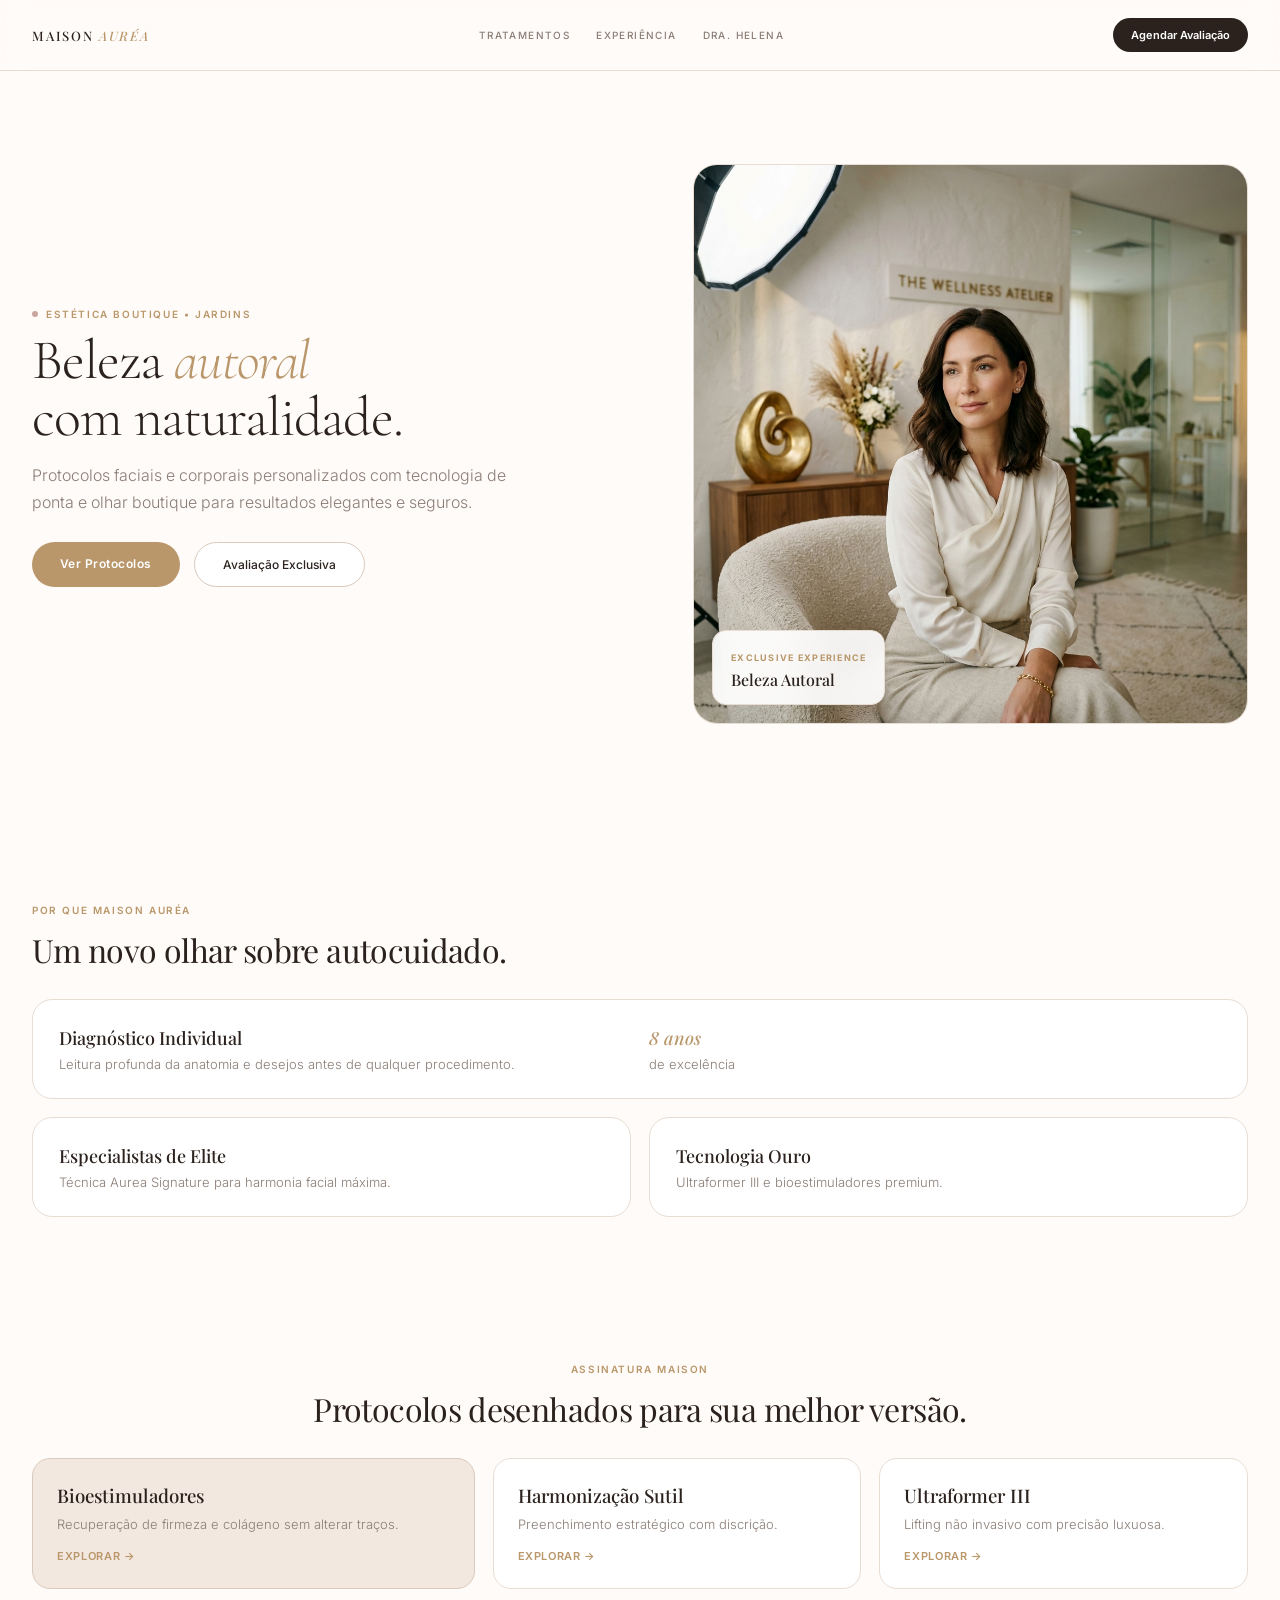
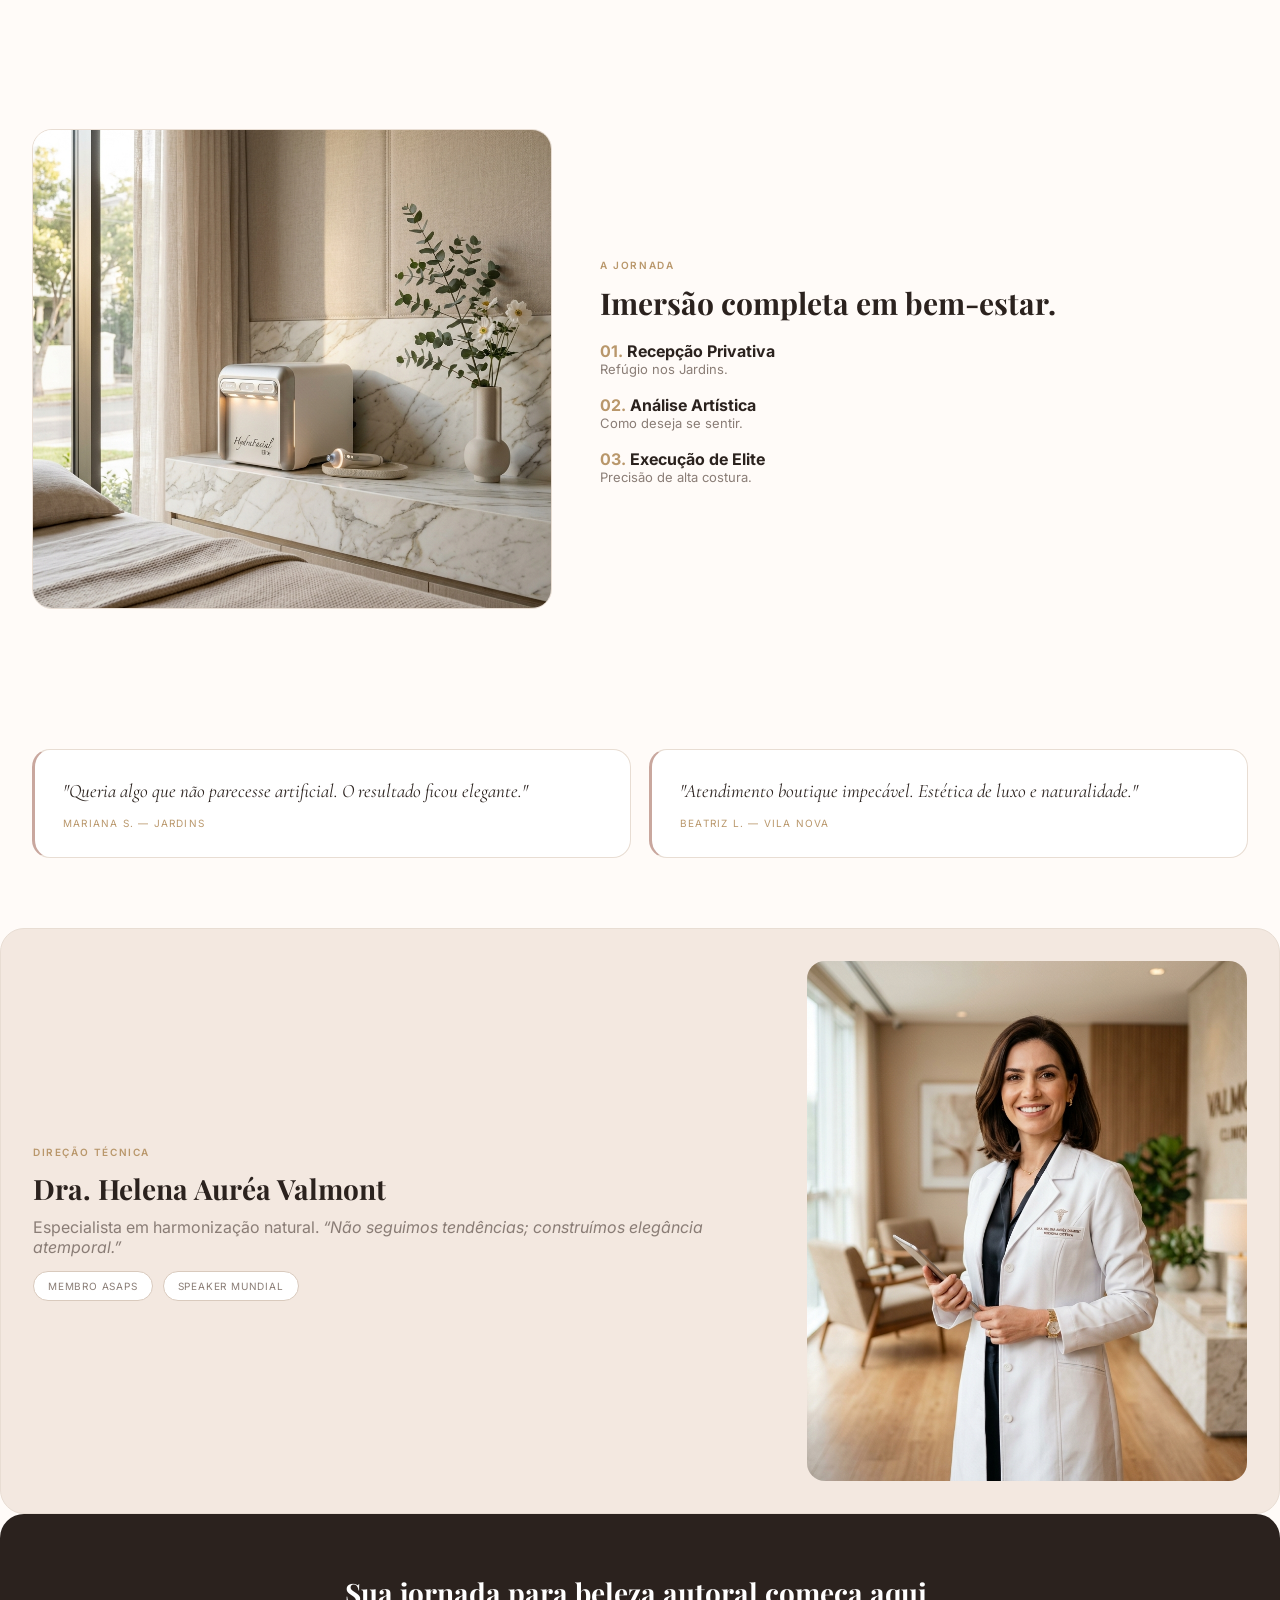
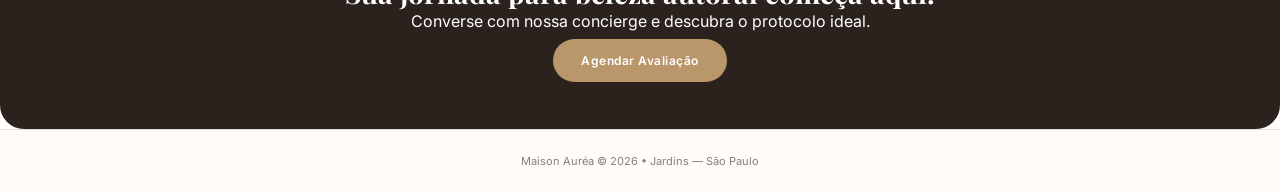
<file: demos/case-estetica/index.html>
<!DOCTYPE html>
<html lang="pt-BR">
<head>
    <meta charset="UTF-8">
    <meta name="viewport" content="width=device-width, initial-scale=1.0">
    <title>Maison Auréa Clinic | Estética Boutique — Jardins</title>
    <link rel="preconnect" href="https://fonts.googleapis.com">
    <link rel="preconnect" href="https://fonts.gstatic.com" crossorigin>
    <link href="https://fonts.googleapis.com/css2?family=Cormorant+Garamond:ital,wght@0,300;1,300&family=Inter:wght@300;400;500&family=Playfair+Display:wght@400;500&display=swap" rel="stylesheet">
    <link href="https://cdnjs.cloudflare.com/ajax/libs/font-awesome/6.5.2/css/all.min.css" rel="stylesheet">
    <link rel="stylesheet" href="index.css?v=3">
</head>
<body>
    <header class="topbar">
        <a href="#" class="brand">MAISON <span>AURÉA</span></a>
        <nav class="nav"><a href="#tratamentos">Tratamentos</a><a href="#experiencia">Experiência</a><a href="#dra">Dra. Helena</a></nav>
        <a href="https://wa.me/5511977772048" class="cta-sm">Agendar Avaliação</a>
    </header>

    <section class="hero">
        <div class="hero-copy reveal">
            <span class="kicker"><span class="dot"></span> Estética Boutique • Jardins</span>
            <h1>Beleza <i>autoral</i><br>com naturalidade.</h1>
            <p>Protocolos faciais e corporais personalizados com tecnologia de ponta e olhar boutique para resultados elegantes e seguros.</p>
            <div class="hero-actions"><a href="#tratamentos" class="btn-primary">Ver Protocolos</a><a href="https://wa.me/5511977772048" class="btn-ghost">Avaliação Exclusiva</a></div>
        </div>
        <div class="hero-visual reveal delay1">
            <img src="hero.png" alt="Maison Auréa">
            <div class="hero-badge"><span>Exclusive Experience</span><strong>Beleza Autoral</strong></div>
        </div>
    </section>

    <section class="section">
        <div class="head reveal"><span class="kicker">Por que Maison Auréa</span><h2>Um novo olhar sobre autocuidado.</h2></div>
        <div class="bento">
            <div class="bento-card reveal"><div><h3>Diagnóstico Individual</h3><p>Leitura profunda da anatomia e desejos antes de qualquer procedimento.</p></div><div><h3 style="font-style:italic;color:var(--gold)">8 anos</h3><p>de excelência</p></div></div>
            <div class="bento-card reveal delay1"><h3>Especialistas de Elite</h3><p>Técnica Aurea Signature para harmonia facial máxima.</p></div>
            <div class="bento-card reveal delay2"><h3>Tecnologia Ouro</h3><p>Ultraformer III e bioestimuladores premium.</p></div>
        </div>
    </section>

    <section id="tratamentos" class="section">
        <div class="head center reveal"><span class="kicker">Assinatura Maison</span><h2>Protocolos desenhados para sua melhor versão.</h2></div>
        <div class="protocols">
            <div class="proto reveal"><h3>Bioestimuladores</h3><p>Recuperação de firmeza e colágeno sem alterar traços.</p><a href="https://wa.me/5511977772048">Explorar →</a></div>
            <div class="proto reveal delay1"><h3>Harmonização Sutil</h3><p>Preenchimento estratégico com discrição.</p><a href="https://wa.me/5511977772048">Explorar →</a></div>
            <div class="proto reveal delay2"><h3>Ultraformer III</h3><p>Lifting não invasivo com precisão luxuosa.</p><a href="https://wa.me/5511977772048">Explorar →</a></div>
        </div>
    </section>

    <section id="experiencia" class="section split reveal">
        <img src="atmosphere.png" alt="Atmosfera">
        <div><span class="kicker">A Jornada</span><h2 style="font-family:Playfair Display,serif;font-size:30px">Imersão completa em bem-estar.</h2>
            <div style="margin-top:18px;display:flex;flex-direction:column;gap:18px">
                <div><strong style="color:var(--gold)">01.</strong> <strong>Recepção Privativa</strong><p style="color:var(--muted);font-size:13px">Refúgio nos Jardins.</p></div>
                <div><strong style="color:var(--gold)">02.</strong> <strong>Análise Artística</strong><p style="color:var(--muted);font-size:13px">Como deseja se sentir.</p></div>
                <div><strong style="color:var(--gold)">03.</strong> <strong>Execução de Elite</strong><p style="color:var(--muted);font-size:13px">Precisão de alta costura.</p></div>
            </div>
        </div>
    </section>

    <section class="section quote">
        <div class="quote-card reveal"><p>"Queria algo que não parecesse artificial. O resultado ficou elegante."</p><span>Mariana S. — Jardins</span></div>
        <div class="quote-card reveal delay1"><p>"Atendimento boutique impecável. Estética de luxo e naturalidade."</p><span>Beatriz L. — Vila Nova</span></div>
    </section>

    <section id="dra" class="section dra reveal">
        <div><span class="kicker">Direção Técnica</span><h2 style="font-family:Playfair Display,serif;font-size:28px">Dra. Helena Auréa Valmont</h2><p style="color:var(--muted);margin-top:10px">Especialista em harmonização natural. <em>“Não seguimos tendências; construímos elegância atemporal.”</em></p><div class="badges"><span>Membro ASAPS</span><span>Speaker Mundial</span></div></div>
        <img src="specialist.png" alt="Dra Helena">
    </section>

    <section class="section cta reveal">
        <h2>Sua jornada para beleza autoral começa aqui.</h2>
        <p>Converse com nossa concierge e descubra o protocolo ideal.</p>
        <div style="margin-top:18px"><a href="https://wa.me/5511977772048" class="btn-primary">Agendar Avaliação</a></div>
    </section>

    <footer class="foot">Maison Auréa © 2026 • Jardins — São Paulo</footer>

<script>
const obs=new IntersectionObserver(es=>es.forEach(e=>{if(e.isIntersecting) e.target.classList.add('active')}),{threshold:0.12});
document.querySelectorAll('.reveal').forEach(el=>obs.observe(el));
</script>
</body>
</html>
</file>
<file: demos/advogado case/index.css>
@import url('https://fonts.googleapis.com/css2?family=Inter:wght@300;400;500;600&family=Playfair+Display:ital,wght@0,400..900;1,400..900&display=swap');

:root {
    /* Paleta Jurídica Premium - Old Money */
    --bg: #F8F6F2;      /* Off-white cremosa */
    --primary: #0D0D0D;  /* Preto absoluto */
    --accent: #A68B5E;   /* Bronze/Dourado Metálico */
    --accent-hover: #8E754C;
    --text-muted: #7A7570;
    --border: #E5E1DB;
    
    /* Tipografia */
    --font-display: 'Playfair Display', serif;
    --font-body: 'Inter', sans-serif;
    
    /* Grids */
    --container-max: 1300px;
    --section-pad: clamp(80px, 12vw, 160px);
    --transition: all 0.6s cubic-bezier(0.16, 1, 0.3, 1);
}

/* --- BASE (Mobile-First) --- */
*, *::before, *::after {
    margin: 0;
    padding: 0;
    box-sizing: border-box;
}

html {
    scroll-behavior: smooth;
    font-size: 16px;
}

body {
    background-color: var(--bg);
    color: var(--primary);
    font-family: var(--font-body);
    line-height: 1.6;
    overflow-x: hidden;
    -webkit-font-smoothing: antialiased;
}

/* --- TYPOGRAPHY --- */
h1, h2, h3, h4 {
    font-family: var(--font-display);
    font-weight: 500;
    line-height: 1.1;
    letter-spacing: -0.01em;
}

h1 { font-size: clamp(2.5rem, 8vw, 4.5rem); line-height: 1.05; }
h2 { font-size: clamp(2rem, 5vw, 3.5rem); }
h3 { font-size: clamp(1.5rem, 3vw, 2.2rem); }

p {
    font-size: clamp(1rem, 2vw, 1.1rem);
    font-weight: 400;
    max-width: 65ch;
    color: var(--text-muted);
}

.tag {
    font-family: var(--font-body);
    text-transform: uppercase;
    letter-spacing: 0.25em;
    font-size: 0.7rem;
    font-weight: 600;
    color: var(--accent);
    display: block;
    margin-bottom: 1.5rem;
}

/* --- LAYOUT --- */
.section {
    width: 100%;
    position: relative;
    padding: var(--section-pad) 0;
}

.container {
    width: 100%;
    max-width: var(--container-max);
    margin: 0 auto;
    padding: 0 24px;
}

.grid-editorial {
    display: grid;
    grid-template-columns: 1fr;
    gap: 4rem;
}

@media (min-width: 1024px) {
    .grid-editorial {
        grid-template-columns: repeat(2, 1fr);
        gap: 6rem;
        align-items: center;
    }
}

/* --- COMPONENTS --- */
.btn {
    display: inline-block;
    padding: 1.25rem 3rem;
    text-decoration: none;
    font-size: 0.85rem;
    font-weight: 500;
    text-transform: uppercase;
    letter-spacing: 0.15em;
    transition: var(--transition);
    cursor: pointer;
    text-align: center;
}

.btn-primary {
    background-color: var(--accent);
    color: white;
}

.btn-primary:hover {
    background-color: var(--primary);
    transform: translateY(-5px);
}

.btn-outline {
    border-bottom: 1px solid var(--accent);
    color: var(--accent);
    padding: 0.5rem 0;
}

.btn-outline:hover { opacity: 0.7; }

/* --- HEADER --- */
header {
    position: fixed;
    top: 0;
    width: 100%;
    z-index: 1000;
    padding: 1.5rem 0;
    transition: var(--transition);
}

.nav-wrapper {
    display: flex;
    justify-content: space-between;
    align-items: center;
}

.logo {
    font-family: var(--font-display);
    font-size: 1.2rem;
    font-weight: 600;
    text-decoration: none;
    color: var(--primary);
}

.logo span { color: var(--accent); }

nav ul { display: none; }

@media (min-width: 1024px) {
    nav ul {
        display: flex;
        list-style: none;
        gap: 3rem;
    }
    
    nav a {
        text-decoration: none;
        color: var(--text-muted);
        font-size: 0.8rem;
        text-transform: uppercase;
        letter-spacing: 0.1em;
        transition: 0.3s;
    }
    
    nav a:hover { color: var(--primary); }
}

/* --- HERO --- */
.hero {
    min-height: 100vh;
    display: flex;
    align-items: center;
    padding-top: 100px;
}

.hero-grid {
    display: grid;
    grid-template-columns: 1fr;
    gap: 4rem;
}

@media (min-width: 1024px) {
    .hero-grid { grid-template-columns: 1.3fr 0.7fr; }
}

.hero-image-container {
    position: relative;
    width: 100%;
    height: 60vh;
    overflow: hidden;
}

@media (min-width: 1024px) {
    .hero-image-container { height: 80vh; }
}

.hero-image-container img {
    width: 100%;
    height: 100%;
    object-fit: cover;
    filter: grayscale(100%) contrast(1.1);
    transition: transform 2s ease;
}

.hero-badge {
    position: absolute;
    bottom: 2rem;
    right: -1rem;
    background: var(--primary);
    color: var(--bg);
    padding: 2rem;
    font-family: var(--font-display);
    box-shadow: 20px 20px 0 var(--accent);
}

/* --- CARDS --- */
.area-card {
    padding: 4rem;
    background: white;
    border: 1px solid var(--border);
    transition: var(--transition);
}

.area-card:hover {
    border-color: var(--accent);
    transform: translateY(-10px);
}

.case-card {
    border-left: 3px solid var(--accent);
    padding-left: 2rem;
    margin-bottom: 4rem;
}

/* --- ANIMATIONS --- */
[data-reveal] {
    opacity: 0;
    transform: translateY(30px);
    transition: var(--transition);
}

[data-reveal].visible {
    opacity: 1;
    transform: translateY(0);
}

/* --- FOOTER --- */
footer {
    background: var(--primary);
    color: white;
    padding: 6rem 0 3rem;
}

.footer-grid {
    display: grid;
    grid-template-columns: repeat(auto-fit, minmax(250px, 1fr));
    gap: 4rem;
}
</file>
<file: demos/case-estetica/index.css>
@import url('https://fonts.googleapis.com/css2?family=Cormorant+Garamond:ital,wght@0,300;0,400;1,300&family=Inter:wght@300;400;500&family=Playfair+Display:wght@400;500&display=swap');
:root{--bg:#FFFBF8;--card:#FFFFFF;--line:#E8DDD3;--line2:#D9CABD;--blush:#F3E8E0;--gold:#B9976B;--rose:#C9A79E;--text:#2B221E;--muted:#8A7D76;--dark:#2B221E}
*{margin:0;padding:0;box-sizing:border-box}
html{scroll-behavior:smooth}
body{background:var(--bg);color:var(--text);font-family:Inter,sans-serif;overflow-x:hidden}
.topbar{position:fixed;top:0;left:0;right:0;z-index:20;display:flex;justify-content:space-between;align-items:center;padding:18px 32px;background:rgba(255,251,248,0.82);backdrop-filter:blur(14px);border-bottom:1px solid var(--line)}
.brand{font-family:Playfair Display,serif;letter-spacing:0.14em;font-size:13px;font-weight:500;color:var(--dark);text-decoration:none}
.brand span{color:var(--gold);font-style:italic}
.nav{display:flex;gap:26px}
.nav a{color:var(--muted);text-decoration:none;font-size:10px;letter-spacing:0.14em;text-transform:uppercase;font-weight:500}
.cta-sm{background:var(--dark);color:#fff;padding:10px 18px;border-radius:999px;font-size:11px;font-weight:600;text-decoration:none}
.hero{position:relative;min-height:92vh;display:grid;grid-template-columns:1.05fr 0.95fr;align-items:center;gap:48px;padding:120px 32px 60px;max-width:1280px;margin:0 auto}
.hero-copy h1{font-family:Cormorant Garamond,serif;font-weight:300;font-size:clamp(36px,4.6vw,56px);line-height:1.02;letter-spacing:-0.02em}
.hero-copy h1 i{font-weight:300;color:var(--gold)}
.hero-copy p{color:var(--muted);margin-top:16px;max-width:480px;line-height:1.7;font-weight:300}
.hero-actions{display:flex;gap:14px;margin-top:26px;flex-wrap:wrap}
.btn-primary{background:var(--gold);color:#fff;padding:14px 28px;border-radius:999px;font-weight:600;font-size:12px;text-decoration:none;letter-spacing:0.04em}
.btn-ghost{border:1px solid var(--line2);color:var(--dark);padding:14px 28px;border-radius:999px;font-weight:500;font-size:12px;text-decoration:none;background:#fff}
.hero-visual{position:relative;height:560px;border-radius:24px;overflow:hidden;background:var(--blush);border:1px solid var(--line)}
.hero-visual img{width:100%;height:100%;object-fit:cover}
.hero-badge{position:absolute;bottom:18px;left:18px;background:rgba(255,255,255,0.92);backdrop-filter:blur(10px);padding:14px 18px;border-radius:14px;border:1px solid var(--line)}
.hero-badge span{font-size:9px;letter-spacing:0.14em;text-transform:uppercase;color:var(--gold);font-weight:700}
.hero-badge strong{font-family:Playfair Display,serif;font-weight:500;font-size:16px;display:block;margin-top:4px}
.kicker{font-size:10px;letter-spacing:0.16em;text-transform:uppercase;font-weight:600;color:var(--gold);display:inline-flex;gap:8px;align-items:center;margin-bottom:12px}
.dot{width:6px;height:6px;border-radius:50%;background:var(--rose)}
.section{padding:70px 32px;max-width:1280px;margin:0 auto}
.head h2{font-family:Playfair Display,serif;font-weight:400;font-size:32px;letter-spacing:-0.02em}
.head.center{text-align:center}
.bento{display:grid;grid-template-columns:repeat(2,1fr);gap:18px;margin-top:28px}
.bento-card{background:var(--card);border:1px solid var(--line);border-radius:20px;padding:26px;transition:transform .35s, border-color .35s}
.bento-card:nth-child(1){grid-column:span 2;display:grid;grid-template-columns:1fr 1fr;gap:18px;align-items:center}
.bento-card:hover{transform:translateY(-4px);border-color:var(--line2)}
.bento-card h3{font-family:Playfair Display,serif;font-weight:500;font-size:18px}
.bento-card p{color:var(--muted);font-size:13px;margin-top:6px;font-weight:300}
.protocols{display:grid;grid-template-columns:1.2fr 1fr 1fr;gap:18px;margin-top:28px}
.proto{background:var(--card);border:1px solid var(--line);border-radius:18px;padding:24px}
.proto:nth-child(1){background:var(--blush);border-color:var(--line2)}
.proto h3{font-family:Playfair Display,serif;font-weight:500}
.proto p{color:var(--muted);font-size:13px;margin:8px 0 12px;font-weight:300}
.proto a{color:var(--gold);font-size:11px;letter-spacing:0.06em;text-transform:uppercase;text-decoration:none;font-weight:600}
.split{display:grid;grid-template-columns:520px 1fr;gap:48px;align-items:center}
.split img{width:100%;height:480px;object-fit:cover;border-radius:20px;border:1px solid var(--line)}
.quote{display:grid;grid-template-columns:1fr 1fr;gap:18px}
.quote-card{background:var(--card);border:1px solid var(--line);border-radius:18px;padding:28px;border-left:3px solid var(--rose)}
.quote-card p{font-family:Cormorant Garamond,serif;font-style:italic;font-size:19px;line-height:1.4;color:var(--dark)}
.quote-card span{font-size:10px;letter-spacing:0.12em;text-transform:uppercase;color:var(--gold);margin-top:12px;display:block}
.dra{display:grid;grid-template-columns:1fr 440px;gap:48px;align-items:center;background:var(--blush);border:1px solid var(--line);border-radius:24px;padding:32px}
.dra img{width:100%;height:520px;object-fit:cover;border-radius:18px}
.dra h2{font-family:Playfair Display,serif;font-size:28px}
.badges{display:flex;gap:10px;margin-top:14px}
.badges span{border:1px solid var(--line2);background:#fff;padding:8px 14px;border-radius:999px;font-size:10px;letter-spacing:0.08em;text-transform:uppercase;color:var(--muted)}
.cta{text-align:center;background:var(--dark);color:#fff;border-radius:24px;padding:60px 32px}
.cta h2{font-family:Playfair Display,serif;font-size:28px}
.foot{text-align:center;padding:24px;color:var(--muted);font-size:11px;border-top:1px solid var(--line)}
.reveal{opacity:0;transform:translateY(16px);transition:opacity .6s cubic-bezier(0.16,1,0.3,1),transform .6s cubic-bezier(0.16,1,0.3,1)}
.reveal.active{opacity:1;transform:none}
.reveal.delay1{transition-delay:.12s}
.reveal.delay2{transition-delay:.22s}
@media(max-width:900px){.hero,.bento,.protocols,.split,.quote,.dra{grid-template-columns:1fr}.bento-card:nth-child(1){grid-column:auto;grid-template-columns:1fr}.nav{display:none}}
</file>
